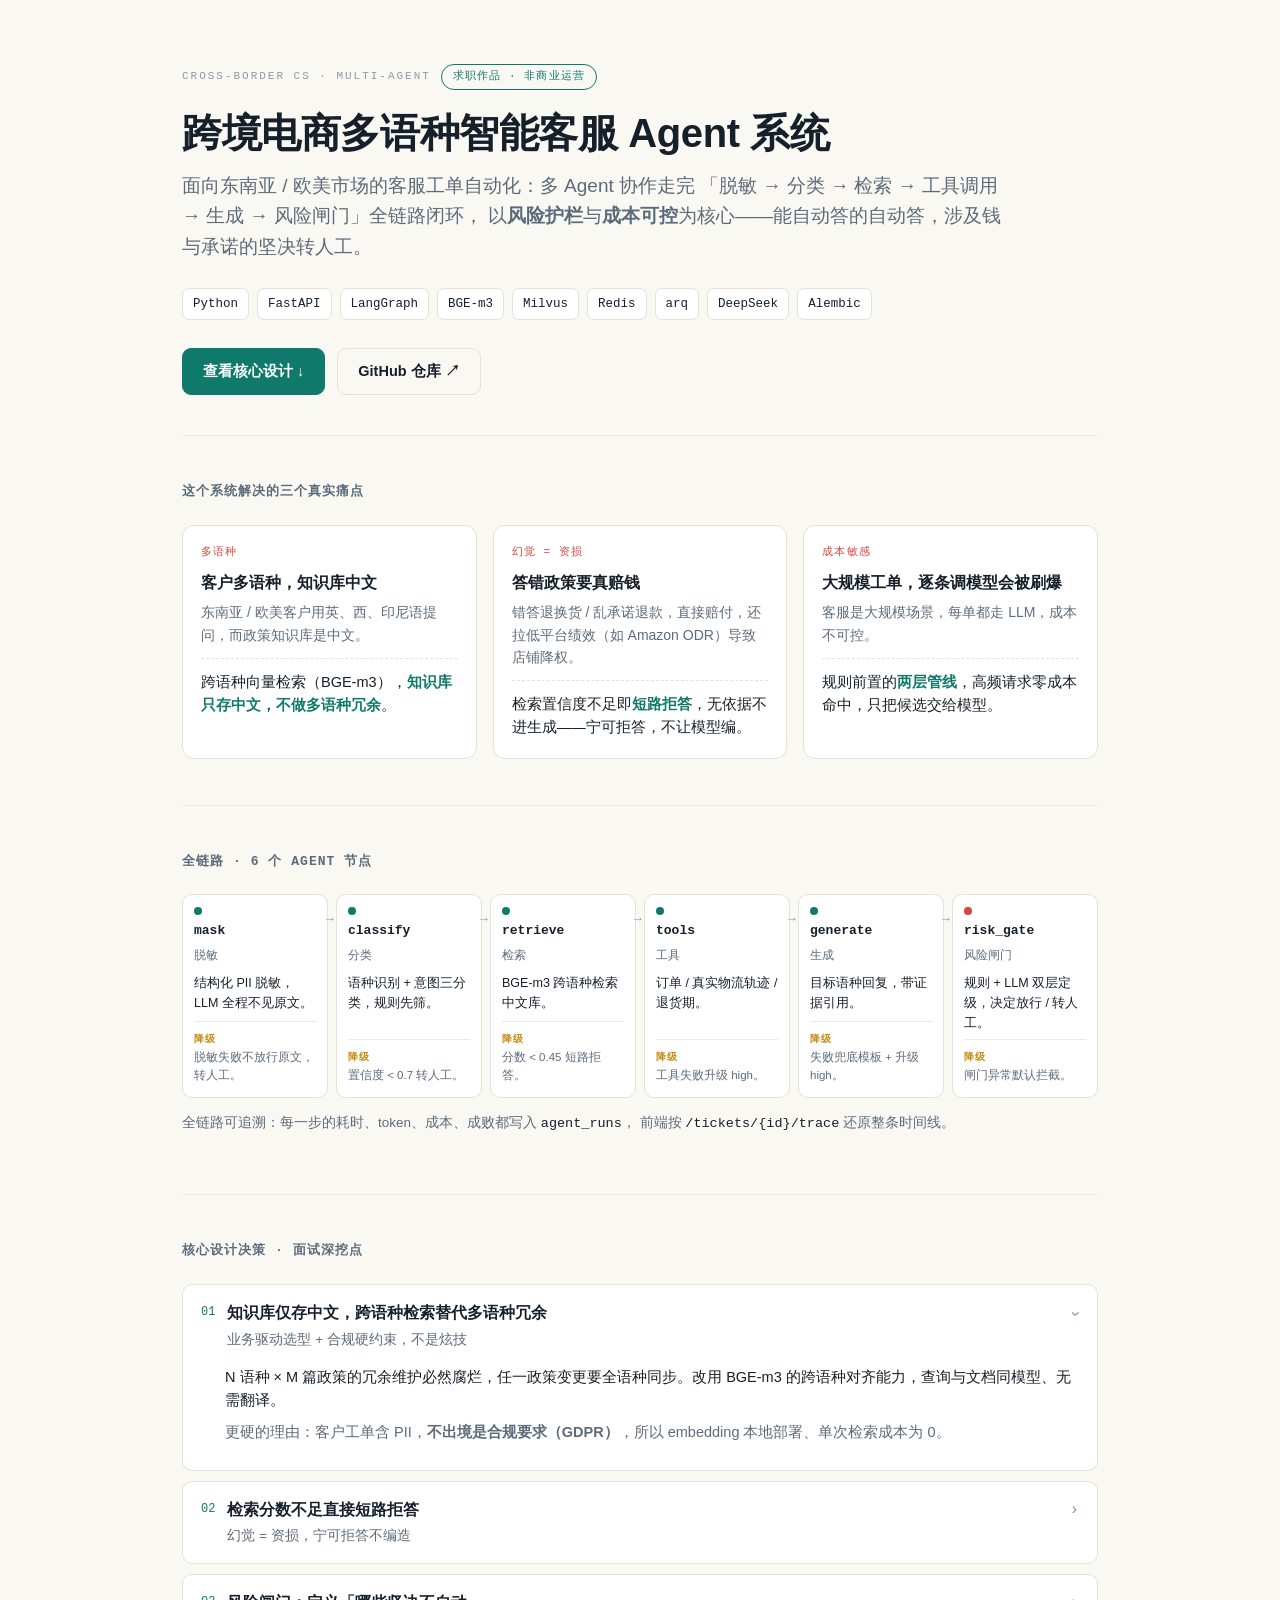
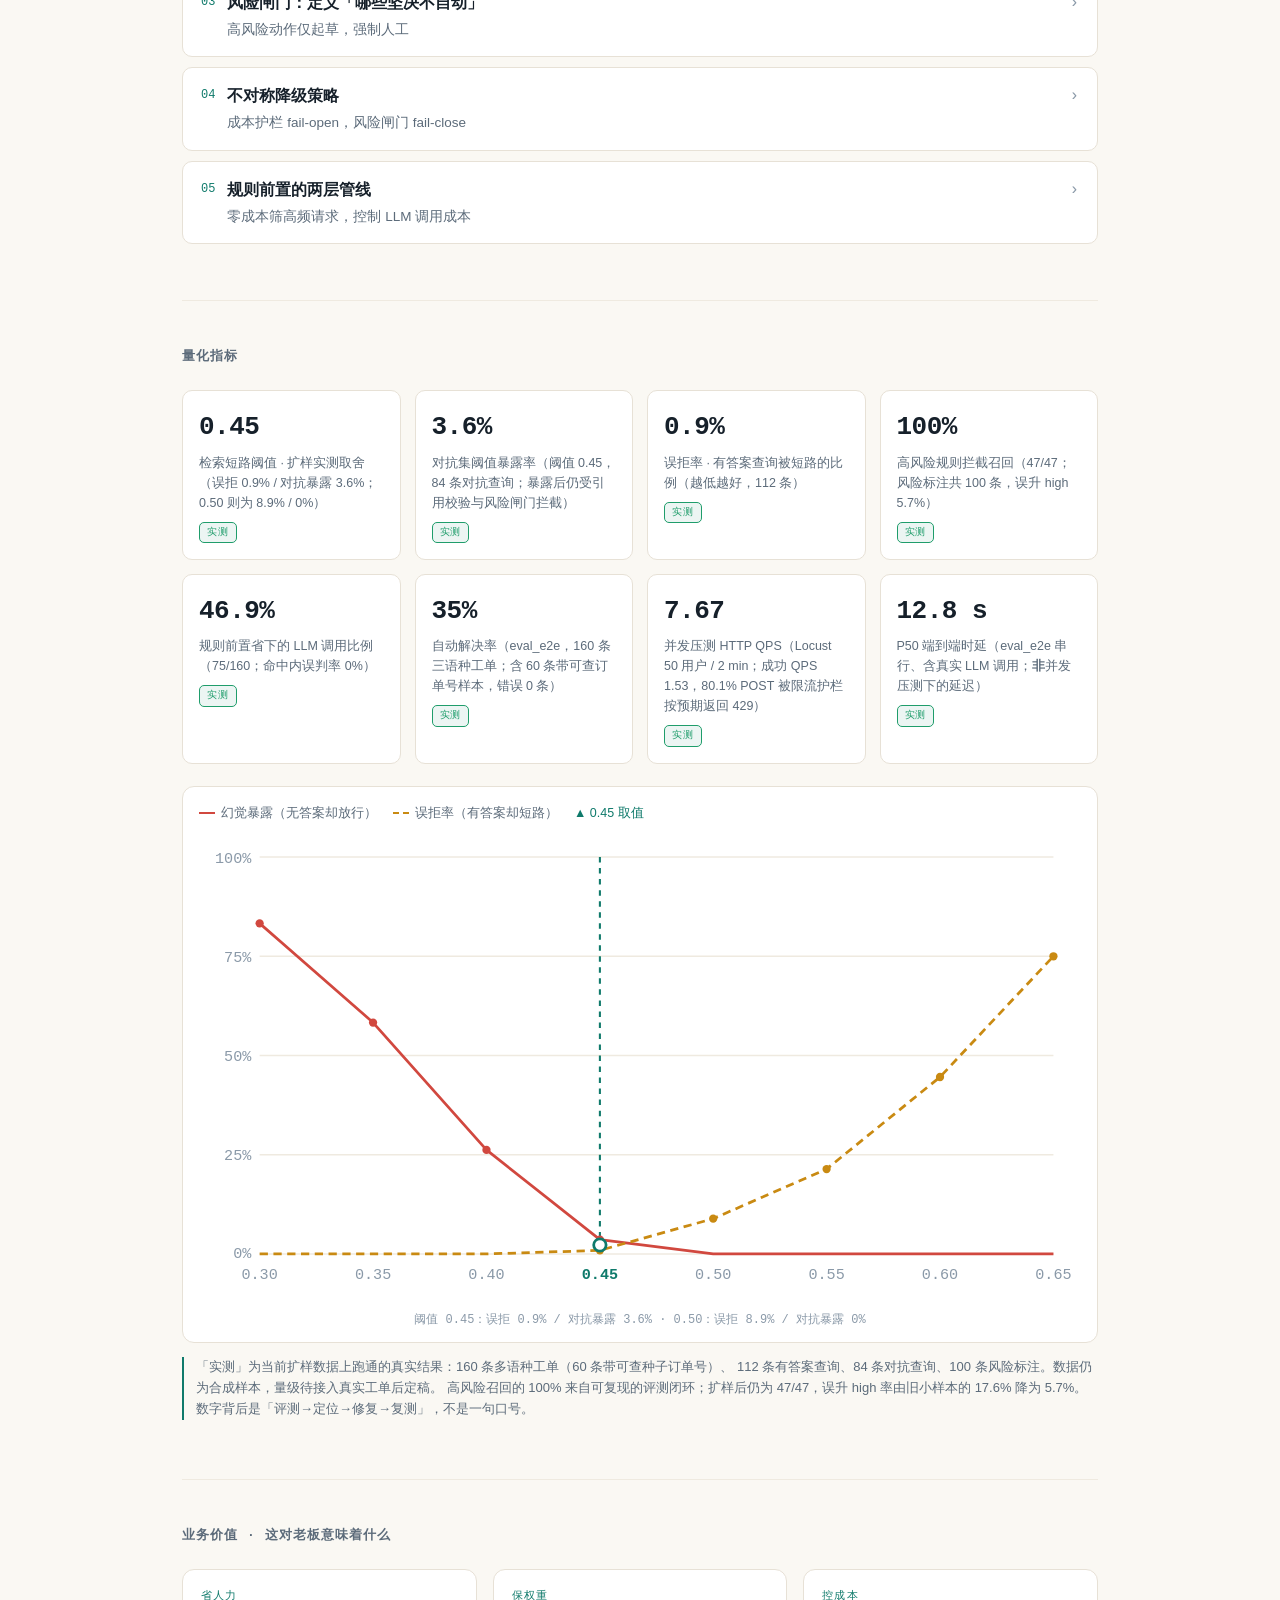
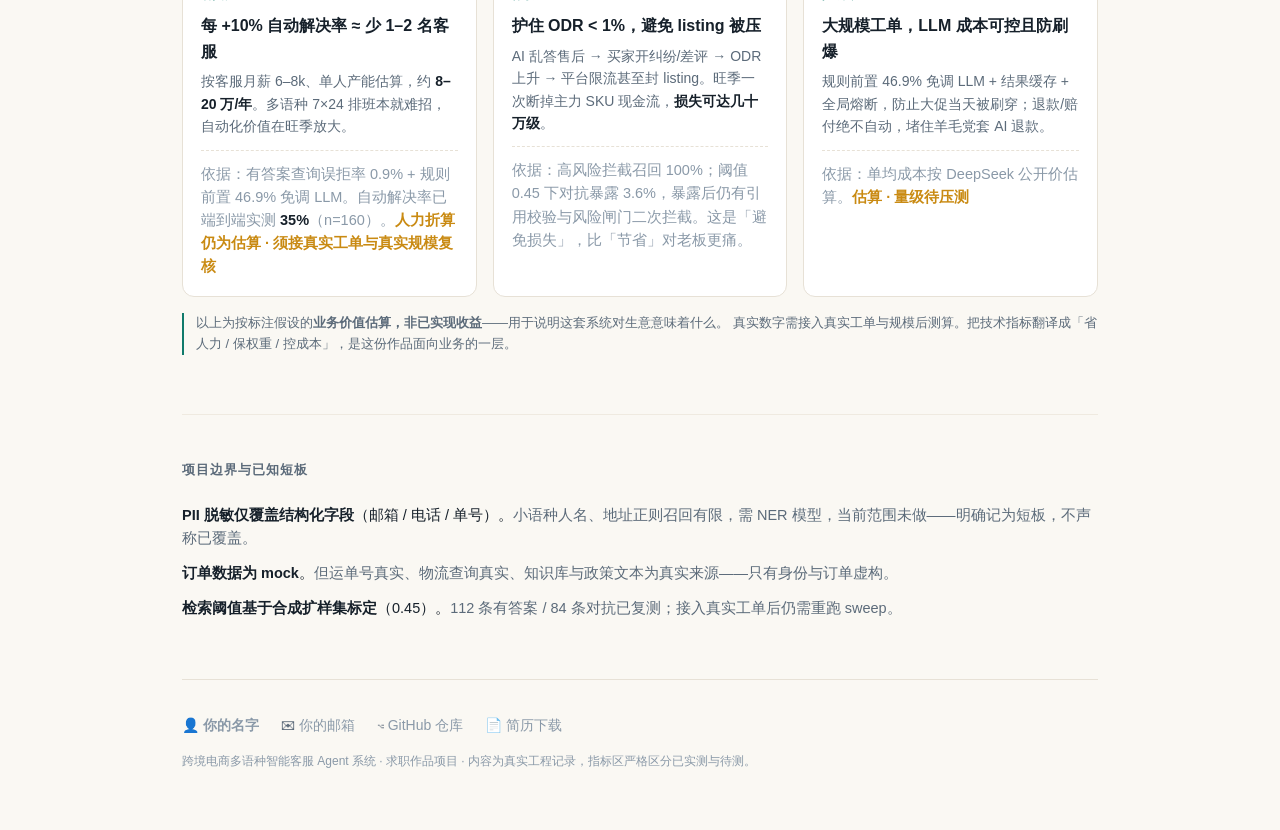
<file: docs/index.html>
<!doctype html>
<html lang="zh-CN">
<head>
<meta charset="utf-8" />
<meta name="viewport" content="width=device-width, initial-scale=1" />
<title>跨境电商多语种智能客服 Agent 系统 — 项目主页</title>
<style>
  :root{
    --paper:#faf8f3; --panel:#ffffff; --ink:#16202a; --muted:#5c6b7a; --faint:#8a99a8;
    --line:#e7e1d6; --line-2:#efeae0;
    --accent:#0f7a6b; --accent-soft:#0f7a6b14;
    --ok:#1f9d6b; --warn:#c98a12; --stop:#d1483f;
    --mono:ui-monospace,"SF Mono","JetBrains Mono","Roboto Mono",Menlo,Consolas,monospace;
    --sans:-apple-system,BlinkMacSystemFont,"Segoe UI",Inter,"PingFang SC","Microsoft YaHei",sans-serif;
    --r:12px; --maxw:960px;
  }
  @media (prefers-color-scheme:dark){
    :root{
      --paper:#0e141c; --panel:#151e28; --ink:#e8eef5; --muted:#93a3b4; --faint:#61728a;
      --line:#243040; --line-2:#1d2732; --accent:#3fc9b0; --accent-soft:#3fc9b01a;
      --ok:#39d39b; --warn:#e6b13c; --stop:#f0655c;
    }
  }
  *{box-sizing:border-box}
  html{-webkit-text-size-adjust:100%}
  body{margin:0;background:var(--paper);color:var(--ink);font-family:var(--sans);
    font-size:16px;line-height:1.6;-webkit-font-smoothing:antialiased}
  .mono{font-family:var(--mono);font-variant-numeric:tabular-nums}
  a{color:var(--accent);text-decoration:none}
  a:hover{text-decoration:underline}
  .wrap{max-width:var(--maxw);margin:0 auto;padding:0 22px}
  .eyebrow{font-family:var(--mono);font-size:11px;letter-spacing:.18em;text-transform:uppercase;color:var(--faint)}
  section{padding:46px 0;border-top:1px solid var(--line-2)}
  h2.sec{font-size:13px;font-family:var(--mono);letter-spacing:.08em;text-transform:uppercase;
    color:var(--muted);margin:0 0 22px;font-weight:600}

  /* ---------- hero ---------- */
  .hero{padding:64px 0 40px;border-top:0}
  .hero .badge-line{display:flex;gap:10px;align-items:center;margin-bottom:20px;flex-wrap:wrap}
  .tag-work{font-family:var(--mono);font-size:11px;letter-spacing:.1em;text-transform:uppercase;
    color:var(--accent);border:1px solid var(--accent);border-radius:999px;padding:3px 11px}
  .hero h1{font-size:clamp(26px,4.4vw,40px);line-height:1.18;margin:0 0 14px;letter-spacing:-.01em;font-weight:750}
  .hero p.lead{font-size:clamp(16px,2.2vw,19px);color:var(--muted);margin:0 0 26px;max-width:44em}
  .stack{display:flex;flex-wrap:wrap;gap:8px;margin-bottom:28px}
  .stack span{font-family:var(--mono);font-size:12.5px;color:var(--ink);background:var(--panel);
    border:1px solid var(--line);border-radius:7px;padding:5px 10px}
  .cta{display:flex;gap:12px;flex-wrap:wrap}
  .btn{font-size:14.5px;font-weight:600;border-radius:9px;padding:11px 20px;cursor:pointer;
    border:1px solid transparent;display:inline-flex;align-items:center;gap:8px;transition:.15s}
  .btn-primary{background:var(--accent);color:#fff;border-color:var(--accent)}
  .btn-primary:hover{filter:brightness(1.07);text-decoration:none}
  .btn-ghost{background:transparent;color:var(--ink);border-color:var(--line)}
  .btn-ghost:hover{border-color:var(--accent);color:var(--accent);text-decoration:none}

  /* ---------- 痛点三栏 ---------- */
  .cols3{display:grid;grid-template-columns:repeat(3,1fr);gap:16px}
  .pcard{background:var(--panel);border:1px solid var(--line);border-radius:var(--r);padding:18px}
  .pcard .pk{font-family:var(--mono);font-size:11px;letter-spacing:.1em;text-transform:uppercase;color:var(--stop)}
  .pcard h3{font-size:16px;margin:8px 0 6px}
  .pcard .pain{color:var(--muted);font-size:14px;margin:0 0 12px}
  .pcard .fix{font-size:14.5px;border-top:1px dashed var(--line);padding-top:12px}
  .pcard .fix b{color:var(--accent)}

  /* ---------- 管线 ---------- */
  .flow{display:grid;grid-template-columns:repeat(6,1fr);gap:8px}
  .node{background:var(--panel);border:1px solid var(--line);border-radius:10px;padding:12px 11px;
    position:relative;min-height:150px;display:flex;flex-direction:column;gap:6px}
  .node::after{content:"→";position:absolute;right:-9px;top:14px;color:var(--faint);font-size:13px}
  .node:last-child::after{display:none}
  .node .ndot{width:8px;height:8px;border-radius:50%;background:var(--accent)}
  .node.gate .ndot{background:var(--stop)}
  .node .nn{font-family:var(--mono);font-size:13px;font-weight:700}
  .node .ncn{font-size:12px;color:var(--muted);margin-top:-2px}
  .node .nrole{font-size:12.5px;color:var(--ink);margin-top:2px}
  .node .ndeg{font-size:11.5px;color:var(--muted);margin-top:auto;border-top:1px solid var(--line-2);padding-top:7px}
  .node .ndeg b{color:var(--warn);font-family:var(--mono);font-size:10px;letter-spacing:.06em}
  .flow-note{margin-top:14px;font-size:13.5px;color:var(--muted)}
  .flow-note .mono{color:var(--ink)}

  /* ---------- 设计决策 折叠 ---------- */
  details.dec{background:var(--panel);border:1px solid var(--line);border-radius:10px;margin-bottom:10px;overflow:hidden}
  details.dec>summary{list-style:none;cursor:pointer;padding:16px 18px;display:flex;gap:12px;align-items:flex-start}
  details.dec>summary::-webkit-details-marker{display:none}
  .dec .num{font-family:var(--mono);font-size:12px;color:var(--accent);padding-top:2px;flex:none}
  .dec .dh{flex:1}
  .dec .dt{font-size:15.5px;font-weight:650}
  .dec .dc{font-size:13.5px;color:var(--muted);margin-top:3px}
  .dec .chev{color:var(--faint);transition:.2s;flex:none;font-family:var(--mono)}
  details[open].dec .chev{transform:rotate(90deg)}
  .dec .body{padding:0 18px 18px 42px;font-size:14.5px;color:var(--ink)}
  .dec .body p{margin:0 0 8px}
  .dec .body .why{color:var(--muted)}

  /* ---------- 指标 ---------- */
  .metrics{display:grid;grid-template-columns:repeat(4,1fr);gap:14px}
  .metric{background:var(--panel);border:1px solid var(--line);border-radius:10px;padding:16px}
  .metric .mv{font-family:var(--mono);font-size:26px;font-weight:750;letter-spacing:-.02em}
  .metric .mv.todo{color:var(--faint)}
  .metric .mk{font-size:12.5px;color:var(--muted);margin-top:4px}
  .metric .mtag{font-family:var(--mono);font-size:9.5px;letter-spacing:.08em;text-transform:uppercase;
    padding:2px 7px;border-radius:5px;display:inline-block;margin-top:9px}
  .mtag.done{color:var(--ok);background:var(--accent-soft);border:1px solid var(--ok)}
  .mtag.wait{color:var(--faint);background:transparent;border:1px solid var(--line)}
  .metrics-note{margin-top:14px;font-size:13px;color:var(--muted);border-left:2px solid var(--accent);padding-left:12px}

  /* ---------- 边界 ---------- */
  .bounds li{margin:0 0 12px;font-size:14.5px;color:var(--ink)}
  .bounds li b{color:var(--ink)}
  .bounds li span{color:var(--muted)}

  footer{border-top:1px solid var(--line);padding:34px 0 60px;font-size:14px;color:var(--muted)}
  footer .frow{display:flex;gap:22px;flex-wrap:wrap;align-items:center}
  footer .ph{color:var(--faint)}
  footer .fine{margin-top:16px;font-size:12px;color:var(--faint)}

  @media (max-width:760px){
    .cols3{grid-template-columns:1fr}
    .flow{grid-template-columns:repeat(2,1fr)}
    .node::after{display:none}
    .metrics{grid-template-columns:repeat(2,1fr)}
  }
  @media (prefers-reduced-motion:reduce){*{transition:none!important}}
  :focus-visible{outline:2px solid var(--accent);outline-offset:2px;border-radius:4px}
</style>
</head>
<body>

<div class="wrap">

  <!-- 1. HERO -->
  <header class="hero">
    <div class="badge-line">
      <span class="eyebrow">Cross-border CS · Multi-Agent</span>
      <span class="tag-work">求职作品 · 非商业运营</span>
    </div>
    <h1>跨境电商多语种智能客服 Agent 系统</h1>
    <p class="lead">面向东南亚 / 欧美市场的客服工单自动化：多 Agent 协作走完
      「脱敏 → 分类 → 检索 → 工具调用 → 生成 → 风险闸门」全链路闭环，
      以<strong>风险护栏</strong>与<strong>成本可控</strong>为核心——能自动答的自动答，涉及钱与承诺的坚决转人工。</p>
    <div class="stack">
      <span>Python</span><span>FastAPI</span><span>LangGraph</span><span>BGE-m3</span>
      <span>Milvus</span><span>Redis</span><span>arq</span><span>DeepSeek</span><span>Alembic</span>
    </div>
    <div class="cta">
      <a class="btn btn-primary" href="#design">查看核心设计 ↓</a>
      <a class="btn btn-ghost" href="#" data-ph="github">GitHub 仓库 ↗</a>
    </div>
  </header>

  <!-- 2. 痛点与价值 -->
  <section id="value">
    <h2 class="sec">这个系统解决的三个真实痛点</h2>
    <div class="cols3">
      <div class="pcard">
        <div class="pk">多语种</div>
        <h3>客户多语种，知识库中文</h3>
        <p class="pain">东南亚 / 欧美客户用英、西、印尼语提问，而政策知识库是中文。</p>
        <div class="fix">跨语种向量检索（BGE-m3），<b>知识库只存中文，不做多语种冗余</b>。</div>
      </div>
      <div class="pcard">
        <div class="pk">幻觉 = 资损</div>
        <h3>答错政策要真赔钱</h3>
        <p class="pain">错答退换货 / 乱承诺退款，直接赔付，还拉低平台绩效（如 Amazon ODR）导致店铺降权。</p>
        <div class="fix">检索置信度不足即<b>短路拒答</b>，无依据不进生成——宁可拒答，不让模型编。</div>
      </div>
      <div class="pcard">
        <div class="pk">成本敏感</div>
        <h3>大规模工单，逐条调模型会被刷爆</h3>
        <p class="pain">客服是大规模场景，每单都走 LLM，成本不可控。</p>
        <div class="fix">规则前置的<b>两层管线</b>，高频请求零成本命中，只把候选交给模型。</div>
      </div>
    </div>
  </section>

  <!-- 3. 全链路 -->
  <section id="pipeline">
    <h2 class="sec">全链路 · 6 个 Agent 节点</h2>
    <div class="flow">
      <div class="node">
        <span class="ndot"></span><div class="nn">mask</div><div class="ncn">脱敏</div>
        <div class="nrole">结构化 PII 脱敏，LLM 全程不见原文。</div>
        <div class="ndeg"><b>降级</b><br>脱敏失败不放行原文，转人工。</div>
      </div>
      <div class="node">
        <span class="ndot"></span><div class="nn">classify</div><div class="ncn">分类</div>
        <div class="nrole">语种识别 + 意图三分类，规则先筛。</div>
        <div class="ndeg"><b>降级</b><br>置信度 &lt; 0.7 转人工。</div>
      </div>
      <div class="node">
        <span class="ndot"></span><div class="nn">retrieve</div><div class="ncn">检索</div>
        <div class="nrole">BGE-m3 跨语种检索中文库。</div>
        <div class="ndeg"><b>降级</b><br>分数 &lt; 0.45 短路拒答。</div>
      </div>
      <div class="node">
        <span class="ndot"></span><div class="nn">tools</div><div class="ncn">工具</div>
        <div class="nrole">订单 / 真实物流轨迹 / 退货期。</div>
        <div class="ndeg"><b>降级</b><br>工具失败升级 high。</div>
      </div>
      <div class="node">
        <span class="ndot"></span><div class="nn">generate</div><div class="ncn">生成</div>
        <div class="nrole">目标语种回复，带证据引用。</div>
        <div class="ndeg"><b>降级</b><br>失败兜底模板 + 升级 high。</div>
      </div>
      <div class="node gate">
        <span class="ndot"></span><div class="nn">risk_gate</div><div class="ncn">风险闸门</div>
        <div class="nrole">规则 + LLM 双层定级，决定放行 / 转人工。</div>
        <div class="ndeg"><b>降级</b><br>闸门异常默认拦截。</div>
      </div>
    </div>
    <p class="flow-note">全链路可追溯：每一步的耗时、token、成本、成败都写入 <span class="mono">agent_runs</span>，
      前端按 <span class="mono">/tickets/{id}/trace</span> 还原整条时间线。</p>
  </section>

  <!-- 4. 核心设计决策 -->
  <section id="design">
    <h2 class="sec">核心设计决策 · 面试深挖点</h2>

    <details class="dec" open>
      <summary><span class="num">01</span><div class="dh">
        <div class="dt">知识库仅存中文，跨语种检索替代多语种冗余</div>
        <div class="dc">业务驱动选型 + 合规硬约束，不是炫技</div></div><span class="chev">›</span></summary>
      <div class="body">
        <p>N 语种 × M 篇政策的冗余维护必然腐烂，任一政策变更要全语种同步。改用 BGE-m3 的跨语种对齐能力，查询与文档同模型、无需翻译。</p>
        <p class="why">更硬的理由：客户工单含 PII，<b>不出境是合规要求（GDPR）</b>，所以 embedding 本地部署、单次检索成本为 0。</p>
      </div>
    </details>

    <details class="dec">
      <summary><span class="num">02</span><div class="dh">
        <div class="dt">检索分数不足直接短路拒答</div>
        <div class="dc">幻觉 = 资损，宁可拒答不编造</div></div><span class="chev">›</span></summary>
      <div class="body">
        <p>Top-1 相似度低于阈值即短路，不进生成、转人工。电商客服的幻觉是真实赔付 + 店铺绩效损失。</p>
        <p class="why">阈值 0.45 由实测曲线标定（见指标区），不是拍脑袋。</p>
      </div>
    </details>

    <details class="dec">
      <summary><span class="num">03</span><div class="dh">
        <div class="dt">风险闸门：定义「哪些坚决不自动」</div>
        <div class="dc">高风险动作仅起草，强制人工</div></div><span class="chev">›</span></summary>
      <div class="body">
        <p>涉及退款 / 赔付 / 承诺 / 金额的回复，Agent 只能起草，必须人工确认才发出。别人比「能自动多少」，本项目定义「哪些绝不自动」。</p>
        <p class="why">规则层六条确定性规则命中即 high，可审计；LLM 只在规则未命中时判 low / mid。</p>
      </div>
    </details>

    <details class="dec">
      <summary><span class="num">04</span><div class="dh">
        <div class="dt">不对称降级策略</div>
        <div class="dc">成本护栏 fail-open，风险闸门 fail-close</div></div><span class="chev">›</span></summary>
      <div class="body">
        <p>成本护栏（限流 / 配额 / 熔断）故障 → <b>放行并告警</b>；风险闸门故障 → <b>默认拦截转人工</b>。</p>
        <p class="why">因为代价不对称：护栏失效只是多花钱，风控失效是不可逆的资损。「一律 fail-open 或 fail-close 都是没想清楚」。</p>
      </div>
    </details>

    <details class="dec">
      <summary><span class="num">05</span><div class="dh">
        <div class="dt">规则前置的两层管线</div>
        <div class="dc">零成本筛高频请求，控制 LLM 调用成本</div></div><span class="chev">›</span></summary>
      <div class="body">
        <p>分类与风险都是「规则先筛 → 命不中才调 LLM」。高频模式零成本命中，长尾才付费给模型。</p>
        <p class="why">「规则前置省下 X% 的 LLM 调用」就是可量化的成本数字。</p>
      </div>
    </details>
  </section>

  <!-- 5. 指标 -->
  <section id="metrics">
    <h2 class="sec">量化指标</h2>
    <div class="metrics">
      <div class="metric">
        <div class="mv">0.45</div><div class="mk">检索短路阈值 · 扩样实测取舍（误拒 0.9% / 对抗暴露 3.6%；0.50 则为 8.9% / 0%）</div>
        <span class="mtag done">实测</span>
      </div>
      <div class="metric">
        <div class="mv">3.6%</div><div class="mk">对抗集阈值暴露率（阈值 0.45，84 条对抗查询；暴露后仍受引用校验与风险闸门拦截）</div>
        <span class="mtag done">实测</span>
      </div>
      <div class="metric">
        <div class="mv">0.9%</div><div class="mk">误拒率 · 有答案查询被短路的比例（越低越好，112 条）</div>
        <span class="mtag done">实测</span>
      </div>
      <div class="metric">
        <div class="mv">100%</div><div class="mk">高风险规则拦截召回（47/47；风险标注共 100 条，误升 high 5.7%）</div>
        <span class="mtag done">实测</span>
      </div>
      <div class="metric">
        <div class="mv">46.9%</div><div class="mk">规则前置省下的 LLM 调用比例（75/160；命中内误判率 0%）</div>
        <span class="mtag done">实测</span>
      </div>
      <div class="metric">
        <div class="mv">35%</div><div class="mk">自动解决率（eval_e2e，160 条三语种工单；含 60 条带可查订单号样本，错误 0 条）</div>
        <span class="mtag done">实测</span>
      </div>
      <div class="metric">
        <div class="mv">7.67</div><div class="mk">并发压测 HTTP QPS（Locust 50 用户 / 2 min；成功 QPS 1.53，80.1% POST 被限流护栏按预期返回 429）</div>
        <span class="mtag done">实测</span>
      </div>
      <div class="metric">
        <div class="mv">12.8 s</div><div class="mk">P50 端到端时延（eval_e2e 串行、含真实 LLM 调用；<b>非</b>并发压测下的延迟）</div>
        <span class="mtag done">实测</span>
      </div>
    </div>

    <figure style="margin:22px 0 0;padding:16px 16px 12px;background:var(--panel);border:1px solid var(--line);border-radius:12px;">
      <figcaption style="display:flex;flex-wrap:wrap;gap:16px;margin-bottom:12px;font-size:12.5px;color:var(--muted);">
        <span style="display:inline-flex;align-items:center;gap:6px;"><span style="width:16px;border-top:2px solid var(--stop);"></span>幻觉暴露（无答案却放行）</span>
        <span style="display:inline-flex;align-items:center;gap:6px;"><span style="width:16px;border-top:2px dashed var(--warn);"></span>误拒率（有答案却短路）</span>
        <span style="display:inline-flex;align-items:center;gap:6px;color:var(--accent);">▲ 0.45 取值</span>
      </figcaption>
      <svg viewBox="0 0 640 340" width="100%" role="img" aria-labelledby="swT swD" style="display:block;max-width:100%;">
        <title id="swT">检索短路阈值扫描曲线</title>
        <desc id="swD">扩样后阈值 0.30 到 0.65 的权衡曲线。0.45 处误拒率 0.9%、对抗暴露率 3.6%；0.50 处误拒率 8.9%、对抗暴露率 0%。</desc>
        <g style="stroke:var(--line-2);stroke-width:1;">
          <line x1="44" y1="16" x2="620" y2="16"/><line x1="44" y1="88" x2="620" y2="88"/>
          <line x1="44" y1="160" x2="620" y2="160"/><line x1="44" y1="232" x2="620" y2="232"/>
          <line x1="44" y1="304" x2="620" y2="304"/>
        </g>
        <g style="fill:var(--faint);font-family:var(--mono);font-size:11px;" text-anchor="end">
          <text x="38" y="20">100%</text><text x="38" y="92">75%</text><text x="38" y="164">50%</text>
          <text x="38" y="236">25%</text><text x="38" y="307">0%</text>
        </g>
        <line x1="290.9" y1="16" x2="290.9" y2="304" style="stroke:var(--accent);stroke-width:1.5;stroke-dasharray:4 4;"/>
        <polyline fill="none" style="stroke:var(--stop);stroke-width:2;stroke-linejoin:round;" points="44,64.1 126.3,136.1 208.6,228.5 290.9,293.6 373.1,304 455.4,304 537.7,304 620,304"/>
        <polyline fill="none" style="stroke:var(--warn);stroke-width:2;stroke-linejoin:round;stroke-dasharray:6 4;" points="44,304 126.3,304 208.6,304 290.9,301.4 373.1,278.4 455.4,242.4 537.7,175.6 620,88"/>
        <g style="fill:var(--stop);"><circle cx="44" cy="64.1" r="3"/><circle cx="126.3" cy="136.1" r="3"/><circle cx="208.6" cy="228.5" r="3"/><circle cx="290.9" cy="293.6" r="3"/></g>
        <g style="fill:var(--warn);"><circle cx="290.9" cy="301.4" r="3"/><circle cx="373.1" cy="278.4" r="3"/><circle cx="455.4" cy="242.4" r="3"/><circle cx="537.7" cy="175.6" r="3"/><circle cx="620" cy="88" r="3"/></g>
        <circle cx="290.9" cy="297.5" r="4.5" style="fill:var(--panel);stroke:var(--accent);stroke-width:2;"/>
        <g style="fill:var(--faint);font-family:var(--mono);font-size:11px;" text-anchor="middle">
          <text x="44" y="322">0.30</text><text x="126.3" y="322">0.35</text><text x="208.6" y="322">0.40</text>
          <text x="290.9" y="322" style="fill:var(--accent);font-weight:700;">0.45</text>
          <text x="373.1" y="322">0.50</text><text x="455.4" y="322">0.55</text>
          <text x="537.7" y="322">0.60</text><text x="620" y="322">0.65</text>
        </g>
      </svg>
      <div class="mono" style="margin-top:8px;font-size:12px;color:var(--faint);text-align:center;">阈值 0.45：误拒 0.9% / 对抗暴露 3.6% · 0.50：误拒 8.9% / 对抗暴露 0%</div>
    </figure>

    <p class="metrics-note">「实测」为当前扩样数据上跑通的真实结果：160 条多语种工单（60 条带可查种子订单号）、
      112 条有答案查询、84 条对抗查询、100 条风险标注。数据仍为合成样本，量级待接入真实工单后定稿。
      高风险召回的 100% 来自可复现的评测闭环；扩样后仍为 47/47，误升 high 率由旧小样本的 17.6%
      降为 5.7%。数字背后是「评测→定位→修复→复测」，不是一句口号。</p>
  </section>

  <!-- 5b. 业务价值 -->
  <section id="value-biz">
    <h2 class="sec">业务价值 · 这对老板意味着什么</h2>
    <div class="cols3">
      <div class="pcard">
        <div class="pk" style="color:var(--accent)">省人力</div>
        <h3>每 +10% 自动解决率 ≈ 少 1–2 名客服</h3>
        <p class="pain">按客服月薪 6–8k、单人产能估算，约 <b style="color:var(--ink)">8–20 万/年</b>。多语种 7×24 排班本就难招，自动化价值在旺季放大。</p>
        <div class="fix" style="color:var(--faint);">依据：有答案查询误拒率 0.9% + 规则前置 46.9% 免调 LLM。自动解决率已端到端实测 <b style="color:var(--ink)">35%</b>（n=160）。<b style="color:var(--warn)">人力折算仍为估算 · 须接真实工单与真实规模复核</b></div>
      </div>
      <div class="pcard">
        <div class="pk" style="color:var(--accent)">保权重</div>
        <h3>护住 ODR &lt; 1%，避免 listing 被压</h3>
        <p class="pain">AI 乱答售后 → 买家开纠纷/差评 → ODR 上升 → 平台限流甚至封 listing。旺季一次断掉主力 SKU 现金流，<b style="color:var(--ink)">损失可达几十万级</b>。</p>
        <div class="fix" style="color:var(--faint);">依据：高风险拦截召回 100%；阈值 0.45 下对抗暴露 3.6%，暴露后仍有引用校验与风险闸门二次拦截。这是「避免损失」，比「节省」对老板更痛。</div>
      </div>
      <div class="pcard">
        <div class="pk" style="color:var(--accent)">控成本</div>
        <h3>大规模工单，LLM 成本可控且防刷爆</h3>
        <p class="pain">规则前置 46.9% 免调 LLM + 结果缓存 + 全局熔断，防止大促当天被刷穿；退款/赔付绝不自动，堵住羊毛党套 AI 退款。</p>
        <div class="fix" style="color:var(--faint);">依据：单均成本按 DeepSeek 公开价估算。<b style="color:var(--warn)">估算 · 量级待压测</b></div>
      </div>
    </div>
    <p class="metrics-note" style="margin-top:16px;">以上为按标注假设的<strong>业务价值估算，非已实现收益</strong>——用于说明这套系统对生意意味着什么。
      真实数字需接入真实工单与规模后测算。把技术指标翻译成「省人力 / 保权重 / 控成本」，是这份作品面向业务的一层。</p>
  </section>

  <!-- 6. 边界与短板 -->
  <section id="bounds">
    <h2 class="sec">项目边界与已知短板</h2>
    <ul class="bounds" style="list-style:none;padding:0;margin:0">
      <li><b>PII 脱敏仅覆盖结构化字段</b>（邮箱 / 电话 / 单号）。<span>小语种人名、地址正则召回有限，需 NER 模型，当前范围未做——明确记为短板，不声称已覆盖。</span></li>
      <li><b>订单数据为 mock</b>。<span>但运单号真实、物流查询真实、知识库与政策文本为真实来源——只有身份与订单虚构。</span></li>
      <li><b>检索阈值基于合成扩样集标定</b>（0.45）。<span>112 条有答案 / 84 条对抗已复测；接入真实工单后仍需重跑 sweep。</span></li>
    </ul>
  </section>

  <!-- 7. 页脚 -->
  <footer>
    <div class="frow">
      <span>👤 <b class="ph" data-ph="name">你的名字</b></span>
      <span>✉ <a href="#" class="ph" data-ph="email">你的邮箱</a></span>
      <span>⌥ <a href="#" class="ph" data-ph="github">GitHub 仓库</a></span>
      <span>📄 <a href="#" class="ph" data-ph="resume">简历下载</a></span>
    </div>
    <div class="fine">跨境电商多语种智能客服 Agent 系统 · 求职作品项目 · 内容为真实工程记录，指标区严格区分已实测与待测。</div>
  </footer>

</div>
</body>
</html>
</file>
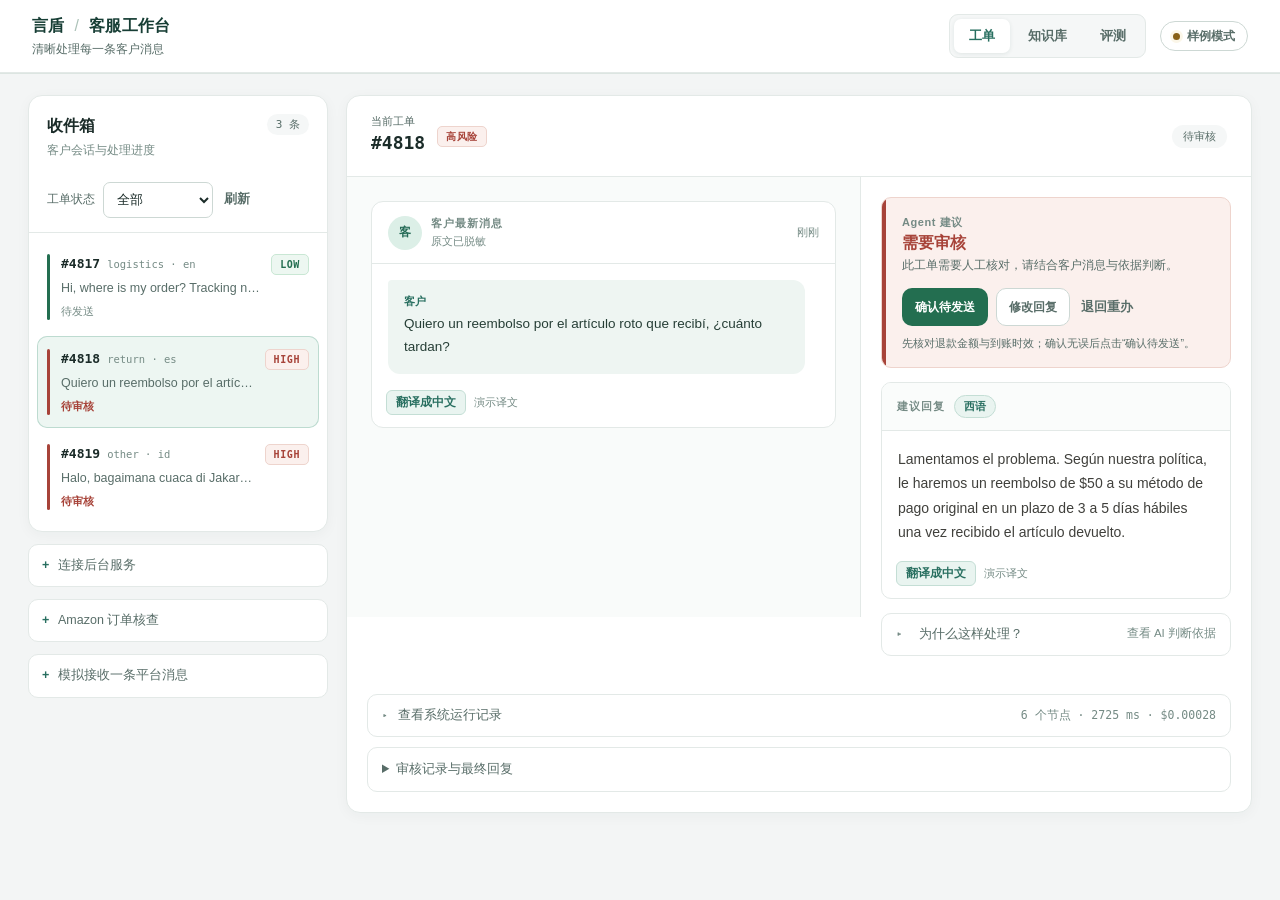
<file: web/index.html>
<!doctype html>
<html lang="zh-CN">
<head>
  <meta charset="utf-8" />
  <meta name="viewport" content="width=device-width, initial-scale=1" />
  <title>跨境客服 · AI 收件箱</title>
  <link rel="stylesheet" href="app.css?v=agent-inbox" />
</head>
<body>
  <div class="app">
    <div class="app-body">

  <header class="topbar">
    <div class="brand-lines">
      <h1>言盾 <span class="brand-divider">/</span> 客服工作台</h1>
      <div class="sub">清晰处理每一条客户消息</div>
    </div>
    <div class="spacer"></div>
    <nav class="view-switcher" aria-label="页面导航">
      <button class="top-link active" data-view="console">工单</button>
      <button class="top-link" data-view="kb">知识库</button>
      <button class="top-link" data-view="metrics">评测</button>
    </nav>
      <span class="feed"><span id="feed-dot" class="dot sample"></span><span id="feed-label">样例模式</span></span>
  </header>

  <div id="view-console" class="view">
  <main class="shell">
    <aside class="rail">
      <section class="card">
        <header><div><h2>收件箱</h2><p class="queue-caption">客户会话与处理进度</p></div><span class="count" id="tk-count"></span></header>
        <div class="queue-toolbar">
          <label for="status-filter">工单状态</label>
          <select id="status-filter">
            <option value="">全部</option><option value="awaiting_review">待审核</option>
            <option value="failed">处理失败</option><option value="deferred">预算延期</option>
            <option value="ready_to_send">待发送</option><option value="processing">处理中</option>
            <option value="retrying">重试中</option><option value="refused">需人工接手</option>
          </select>
          <button id="refresh-tickets" class="text-action" type="button">刷新</button>
        </div>
        <div id="queue-message" role="status" aria-live="polite"></div>
        <div class="tickets" id="tickets"></div>
        <button id="load-more" class="text-action queue-more" type="button" hidden>加载更多</button>
      </section>

      <details class="try-agent">
        <summary>连接后台服务</summary>
        <form id="connect-api" class="try-agent-body">
          <label for="api-base">API 地址</label><input id="api-base" type="url" placeholder="http://localhost:8000" required />
          <label for="api-token">访问令牌</label><input id="api-token" type="password" autocomplete="off" required />
          <button class="btn btn-primary" type="submit">连接</button>
          <small>令牌仅保留在当前页面内存，刷新后需重新输入。</small>
        </form>
      </details>
      <details class="try-agent">
        <summary>Amazon 订单核查</summary>
        <form id="amazon-lookup" class="try-agent-body">
          <label for="amazon-order-id">Amazon 订单号</label>
          <input id="amazon-order-id" placeholder="123-1234567-1234567" pattern="[0-9]{3}-[0-9]{7}-[0-9]{7}" required />
          <button class="btn btn-primary" type="submit">查询履约状态</button>
          <button id="amazon-actions" class="text-action" type="button">查询可用消息类型</button>
          <div id="amazon-result" role="status">配置卖家授权后可查询；订单核查不代表已验证客户身份。</div>
        </form>
      </details>
      <details class="try-agent">
        <summary>模拟接收一条平台消息</summary>
        <div class="try-agent-body">
          <textarea id="ticket-input" class="input" placeholder="粘贴任意市场语言的客户消息…"></textarea>
          <div class="samples" id="samples">
            <button class="chip" data-sc="logi">🇬🇧 where's my order</button>
            <button class="chip" data-sc="refund">🇲🇽 reembolso $50</button>
            <button class="chip" data-sc="oos">🇮🇩 cuaca besok</button>
          </div>
          <div class="run-row">
            <button id="run" class="btn btn-primary">运行 Agent</button>
            <span class="detected">识别语种 <b id="detected">—</b></span>
          </div>
        </div>
      </details>
    </aside>

    <section class="detail">
      <div class="card" id="detail"></div>
    </section>
  </main>
  </div>

  <div id="view-kb" class="view" hidden>
    <div class="view-wrap">
      <div class="view-head"><h2>知识库</h2><p>Agent 检索的中文政策库 —— BGE-m3 跨语种检索的对象，共 15 篇。客户用任意语种提问，都在这套中文库里找依据。</p></div>
      <div class="kb-grid">
        <div class="kb-cat">
          <div class="kb-cat-h"><span class="tk-dot low"></span>物流 <span class="mono">logistics</span></div>
          <div class="kb-doc"><b>物流与配送常见问题</b><span>发货时效 · 轨迹不更新 · 清关滞留 · 显示签收未收到</span></div>
          <div class="kb-doc"><b>发货与配送时效</b><span>处理时效 · 跨境时效 · 时效起算 · 加急</span></div>
          <div class="kb-doc"><b>清关与关税</b><span>清关时长 · 关税由谁承担 · 收件人配合 · 清关失败</span></div>
          <div class="kb-doc"><b>自提、地址修改与代收</b><span>改地址 · 自提取件 · 代收签收 · 改约派送</span></div>
          <div class="kb-doc"><b>承运商与时效对照</b><span>承运商类型 · 时效对照 · 签收方式 · 轨迹语言</span></div>
        </div>
        <div class="kb-cat">
          <div class="kb-cat-h"><span class="tk-dot mid"></span>退换货 <span class="mono">return</span></div>
          <div class="kb-doc"><b>退换货政策</b><span>退货时限 · 退款时效 · 不支持退货情形 · 破损丢件</span></div>
          <div class="kb-doc"><b>退款时效与方式</b><span>到账时间 · 退款金额 · 原路退回 · 部分退款</span></div>
          <div class="kb-doc"><b>破损、丢件与错发</b><span>运输破损 · 包裹丢失 · 错发漏发 · 举证时限</span></div>
          <div class="kb-doc"><b>质保与保内退换</b><span>质保期 · 保内换新 · 不在质保范围 · 申请材料</span></div>
          <div class="kb-doc"><b>退货运费与寄回</b><span>运费承担 · 寄回方式 · 退货地址 · 到仓验收</span></div>
        </div>
        <div class="kb-cat">
          <div class="kb-cat-h"><span class="tk-dot high"></span>产品 <span class="mono">product</span></div>
          <div class="kb-doc"><b>产品常见问题</b><span>电池续航 · 防水等级 · 尺码规格 · 保修 · 材质保养</span></div>
          <div class="kb-doc"><b>电池与供电</b><span>续航时间 · 充电时长 · 电压插头 · 电池保养</span></div>
          <div class="kb-doc"><b>防水与尺寸</b><span>防水等级 · 尺码选择 · 尺寸重量 · 兼容性</span></div>
          <div class="kb-doc"><b>使用与保养</b><span>首次使用 · 清洁保养 · 存放 · 常见误区</span></div>
          <div class="kb-doc"><b>配件与兼容</b><span>随附配件 · 替换件耗材 · 兼容机型 · 转换插头</span></div>
        </div>
      </div>
    </div>
  </div>

  <div id="view-metrics" class="view" hidden>
    <div class="view-wrap">
      <section class="card ops-panel" aria-labelledby="ops-title">
        <h2 id="ops-title">运行状态</h2>
        <button id="refresh-operations" class="text-action" type="button">刷新运行指标</button>
        <div id="operations" role="status">样例模式不显示实时运行指标。</div>
      </section>
      <div class="view-head"><h2>历史合成评测</h2><p>合成扩样集上的实测结果（160 条多语种工单 / 112 有答案查询 / 84 对抗查询 / 100 条风险标注）。接入真实工单后需重跑复核。</p></div>
      <div class="metrics-grid">
        <div class="mcard"><div class="mv">35%</div><div class="mk">自动解决率 · 56/160</div></div>
        <div class="mcard"><div class="mv">100%</div><div class="mk">高风险拦截召回</div></div>
        <div class="mcard"><div class="mv">3.6%</div><div class="mk">对抗集阈值暴露率</div></div>
        <div class="mcard"><div class="mv">46.9%</div><div class="mk">规则前置省下的 LLM 调用</div></div>
      </div>
      <div class="card" style="padding:18px 18px 12px;">
        <div style="display:flex;flex-wrap:wrap;gap:16px;margin-bottom:12px;font-size:12.5px;color:var(--muted);">
          <span style="display:inline-flex;align-items:center;gap:6px;"><span style="width:16px;border-top:2px solid var(--hold);"></span>幻觉暴露（无答案却放行）</span>
          <span style="display:inline-flex;align-items:center;gap:6px;"><span style="width:16px;border-top:2px dashed var(--check);"></span>误拒率（有答案却短路）</span>
          <span style="display:inline-flex;align-items:center;gap:6px;color:var(--link);">▲ 0.45 取值</span>
        </div>
        <svg viewBox="0 0 640 340" width="100%" role="img" aria-label="扩样后的检索阈值扫描曲线：0.45 处误拒率 0.9%，对抗暴露率 3.6%" style="display:block;max-width:100%;">
          <g style="stroke:var(--line);stroke-width:1;">
            <line x1="44" y1="16" x2="620" y2="16"/><line x1="44" y1="88" x2="620" y2="88"/>
            <line x1="44" y1="160" x2="620" y2="160"/><line x1="44" y1="232" x2="620" y2="232"/>
            <line x1="44" y1="304" x2="620" y2="304"/>
          </g>
          <g style="fill:var(--faint);font-family:var(--mono);font-size:11px;" text-anchor="end">
            <text x="38" y="20">100%</text><text x="38" y="92">75%</text><text x="38" y="164">50%</text>
            <text x="38" y="236">25%</text><text x="38" y="307">0%</text>
          </g>
          <line x1="290.9" y1="16" x2="290.9" y2="304" style="stroke:var(--link);stroke-width:1.5;stroke-dasharray:4 4;"/>
          <polyline fill="none" style="stroke:var(--hold);stroke-width:2;stroke-linejoin:round;" points="44,64.1 126.3,136.1 208.6,228.5 290.9,293.6 373.1,304 455.4,304 537.7,304 620,304"/>
          <polyline fill="none" style="stroke:var(--check);stroke-width:2;stroke-linejoin:round;stroke-dasharray:6 4;" points="44,304 126.3,304 208.6,304 290.9,301.4 373.1,278.4 455.4,242.4 537.7,175.6 620,88"/>
          <g style="fill:var(--hold);"><circle cx="44" cy="64.1" r="3"/><circle cx="126.3" cy="136.1" r="3"/><circle cx="208.6" cy="228.5" r="3"/><circle cx="290.9" cy="293.6" r="3"/></g>
          <g style="fill:var(--check);"><circle cx="290.9" cy="301.4" r="3"/><circle cx="373.1" cy="278.4" r="3"/><circle cx="455.4" cy="242.4" r="3"/><circle cx="537.7" cy="175.6" r="3"/><circle cx="620" cy="88" r="3"/></g>
          <circle cx="290.9" cy="297.5" r="4.5" style="fill:var(--surface);stroke:var(--link);stroke-width:2;"/>
          <g style="fill:var(--faint);font-family:var(--mono);font-size:11px;" text-anchor="middle">
            <text x="44" y="322">0.30</text><text x="126.3" y="322">0.35</text><text x="208.6" y="322">0.40</text>
            <text x="290.9" y="322" style="fill:var(--link);font-weight:700;">0.45</text>
            <text x="373.1" y="322">0.50</text><text x="455.4" y="322">0.55</text>
            <text x="537.7" y="322">0.60</text><text x="620" y="322">0.65</text>
          </g>
        </svg>
      </div>
    </div>
  </div>

    </div>
  </div>

  <script src="app.js?v=agent-inbox"></script>
  <script>
    (function () {
      var items = document.querySelectorAll("[data-view]");
      var views = { console: "view-console", kb: "view-kb", metrics: "view-metrics" };
      items.forEach(function (btn) {
        btn.addEventListener("click", function () {
          items.forEach(function (b) { b.classList.remove("active"); });
          btn.classList.add("active");
          var v = btn.dataset.view;
          Object.keys(views).forEach(function (k) {
            document.getElementById(views[k]).hidden = k !== v;
          });
        });
      });
    })();
  </script>
</body>
</html>
</file>
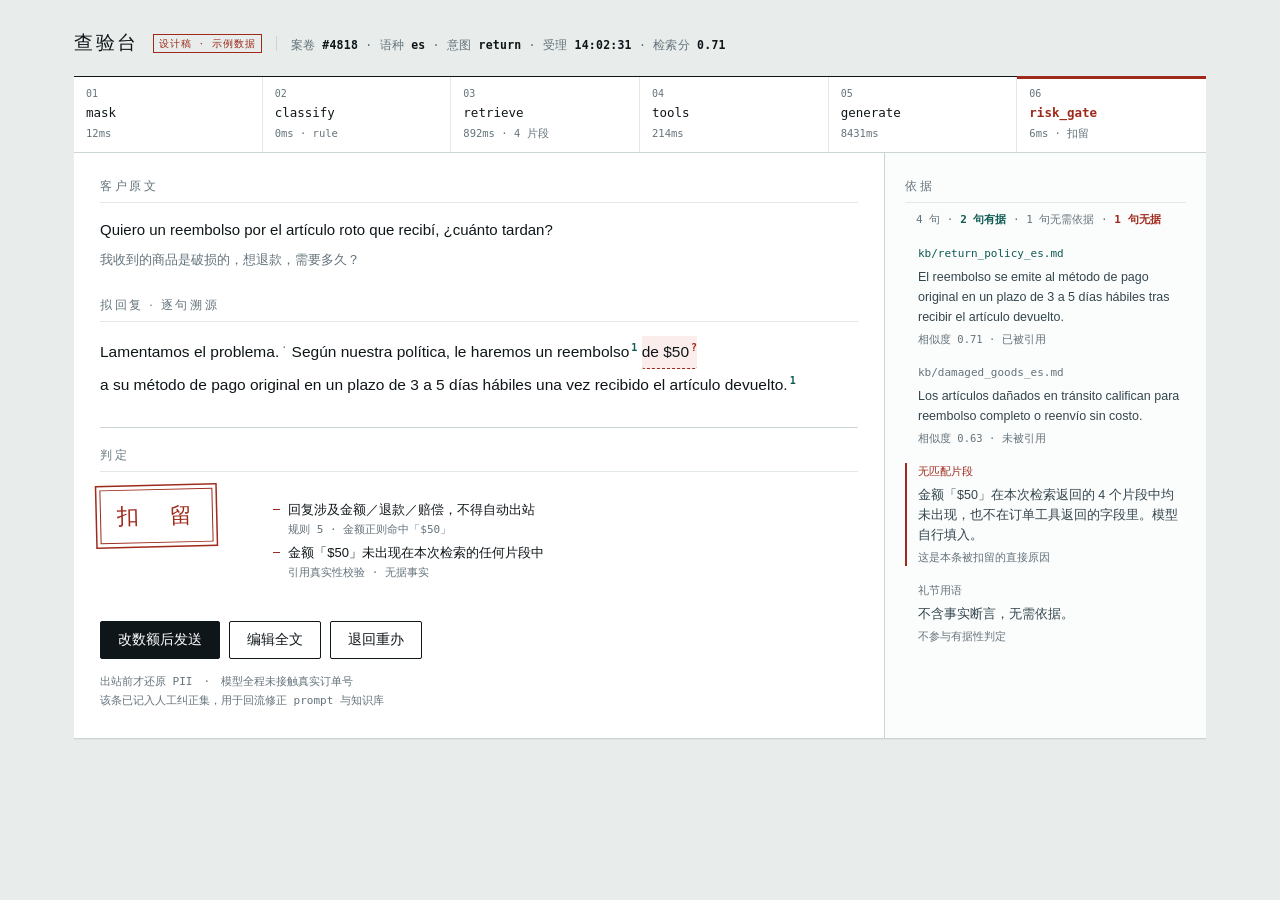
<file: design/inspection-bench.html>
<!doctype html>
<html lang="zh-CN">
<head>
<meta charset="utf-8">
<meta name="viewport" content="width=device-width, initial-scale=1">
<title>查验台 · 跨境客服 Agent</title>
<style>
:root{
  /* 查验台：冷白台面 + 三种官印色。刻意避开米黄/衬线/赤陶那套默认组合。 */
  --bench:#E8EDEB;      /* 台面 */
  --paper:#FFFFFF;      /* 单据 */
  --ink:#0F1619;        /* 墨 */
  --muted:#64737B;      /* 次级信息 */
  --rule:#CBD5D2;       /* 界线 */
  --rule-soft:#E2E8E6;
  --clear:#0E5B52;      /* 放行 */
  --hold:#9E2A1B;       /* 扣留 */
  --review:#856212;     /* 查验 */

  --sans:"PingFang SC","Hiragino Sans GB",-apple-system,"Helvetica Neue",sans-serif;
  /* 宋体＝中文公文的字体。判定与章节标题用它，取其"裁定"的语气，且用得克制。 */
  --song:"Songti SC","Song ti SC","SimSun","STSong",serif;
  --mono:ui-monospace,"SF Mono",Menlo,Consolas,monospace;
}
*{box-sizing:border-box}
html,body{margin:0}
body{
  background:var(--bench);
  color:var(--ink);
  font-family:var(--sans);
  font-size:14px;
  line-height:1.6;
  -webkit-font-smoothing:antialiased;
}
:focus-visible{outline:2px solid var(--ink);outline-offset:2px}

.wrap{max-width:1180px;margin:0 auto;padding:28px 24px 72px}

/* ── 抬头：像报关单表头，全部机器数据用等宽 ───────────────── */
.masthead{display:flex;align-items:baseline;gap:14px;flex-wrap:wrap;margin-bottom:18px}
.mark{font-family:var(--song);font-size:19px;letter-spacing:.14em}
/* 这是静态设计稿，页面数据为示例，不是真实捕获的工单——明示，免得日后被当成实测结果。 */
.draft-tag{font-family:var(--mono);font-size:9.5px;letter-spacing:.1em;color:var(--hold);
  border:1px solid var(--hold);padding:1px 5px;align-self:center;white-space:nowrap}
.masthead .sep{width:1px;height:15px;background:var(--rule);align-self:center}
.meta{font-family:var(--mono);font-size:11.5px;color:var(--muted);letter-spacing:.02em}
.meta b{color:var(--ink);font-weight:600}

/* ── 六节点查验线 ────────────────────────────────────────── */
.line{
  border-top:1px solid var(--ink);
  border-bottom:1px solid var(--rule);
  display:grid;grid-template-columns:repeat(6,1fr);
  background:var(--paper);
}
.stn{padding:9px 12px 10px;border-right:1px solid var(--rule-soft);position:relative}
.stn:last-child{border-right:0}
.stn .n{font-family:var(--mono);font-size:10px;color:var(--muted)}
.stn .nm{font-family:var(--mono);font-size:12.5px;margin-top:1px}
.stn .ms{font-family:var(--mono);font-size:10.5px;color:var(--muted);margin-top:2px}
/* 做出判定的那一站，用一道顶边标出——结构本身承载信息，不是装饰 */
.stn.decided::before{content:"";position:absolute;top:-1px;left:0;right:0;height:3px;background:var(--hold)}
.stn.decided .nm{color:var(--hold);font-weight:600}

/* ── 主体：文书 + 边栏证据 ───────────────────────────────── */
.sheet{display:grid;grid-template-columns:minmax(0,1fr) 322px;gap:0;background:var(--paper);
  border-bottom:1px solid var(--rule);box-shadow:0 1px 0 rgba(15,22,25,.04)}
.doc{padding:24px 26px 28px;min-width:0}
.margin{border-left:1px solid var(--rule);padding:24px 20px 28px;background:#FBFCFC}

.lbl{font-family:var(--song);font-size:12px;letter-spacing:.22em;color:var(--muted);
  padding-bottom:6px;border-bottom:1px solid var(--rule-soft);margin-bottom:14px}

.orig{font-size:15px;line-height:1.72}
.gloss{margin-top:7px;font-size:12.5px;color:var(--muted);line-height:1.6}

.draft{margin-top:26px}
.body{font-size:15.5px;line-height:2.05}

/* 逐句溯源：有据的句子挂一个实心序号；无据的挂空心号并留一道未闭合的下划线。 */
/* display:inline 是关键——溯源标记必须嵌在连续散文里，
   一旦按钮变成 inline-block，句子被切断，"这是一段回复"的前提就没了。 */
.seg{display:inline;border-radius:2px;padding:0;cursor:pointer;background:none;border:0;
  font:inherit;color:inherit;text-align:left;transition:background .12s}
.seg:hover,.seg.on{background:#EAF1EF}
.seg.bare{border-bottom:1.5px dashed var(--hold)}
.seg.bare:hover,.seg.bare.on{background:#FBEDEB}
.ref{font-family:var(--mono);font-size:10px;vertical-align:super;margin-left:2px;
  color:var(--clear);font-weight:600}
.seg.bare .ref{color:var(--hold)}
.seg.plain .ref{color:var(--muted);font-weight:400}

/* ── 边栏证据 ────────────────────────────────────────────── */
/* 有据性的账要算平：每句都得有去处，这行是那笔账的合计。 */
.tally{font-family:var(--mono);font-size:11px;color:var(--muted);margin:-6px 0 16px;padding-left:11px}
.tally b{color:var(--clear);font-weight:600}
.tally b.bad{color:var(--hold)}
.ev{border-left:2px solid transparent;padding:0 0 0 11px;margin-bottom:16px;transition:border-color .12s}
.ev.on{border-left-color:var(--clear)}
.ev.miss.on{border-left-color:var(--hold)}
.ev .src{font-family:var(--mono);font-size:11px;color:var(--clear);word-break:break-all}
.ev.miss .src{color:var(--hold)}
.ev .q{font-size:12.5px;color:#33454C;margin-top:4px;line-height:1.62}
.ev .sc{font-family:var(--mono);font-size:10.5px;color:var(--muted);margin-top:4px}
.ev.plain .src{color:var(--muted)}

/* ── 判定 ───────────────────────────────────────────────── */
.verdict{margin-top:26px;padding-top:18px;border-top:1px solid var(--rule)}
.stampbar{display:flex;align-items:flex-start;gap:16px;flex-wrap:wrap}
/* 官印：双线框 + 宋体 + 极轻微旋转。克制，不做橡皮章纹理——避免落入 kitsch。 */
.stamp{font-family:var(--song);font-size:22px;letter-spacing:.2em;color:var(--hold);
  border:1.5px solid var(--hold);box-shadow:0 0 0 3px var(--paper),0 0 0 4.5px var(--hold);
  padding:8px 16px 9px;transform:rotate(-1.4deg);white-space:nowrap;flex:none;margin:3px 4px 0 0}
.why{flex:1;min-width:240px}
.why li{font-size:13px;margin-bottom:5px;list-style:none;position:relative;padding-left:15px}
.why li::before{content:"";position:absolute;left:0;top:9px;width:7px;height:1px;background:var(--hold)}
.why .rule{font-family:var(--mono);font-size:11px;color:var(--muted)}

.acts{display:flex;gap:9px;margin-top:20px;flex-wrap:wrap}
.btn{font-family:var(--sans);font-size:13.5px;padding:9px 17px;border:1px solid var(--ink);
  background:var(--paper);color:var(--ink);cursor:pointer;border-radius:2px}
.btn:hover{background:var(--ink);color:var(--paper)}
.btn.pri{background:var(--ink);color:var(--paper)}
.btn.pri:hover{background:#000}

.foot{font-family:var(--mono);font-size:11px;color:var(--muted);margin-top:14px;line-height:1.7}

@media (max-width:860px){
  .sheet{grid-template-columns:1fr}
  .margin{border-left:0;border-top:1px solid var(--rule)}
  .line{grid-template-columns:repeat(3,1fr)}
  .stn{border-bottom:1px solid var(--rule-soft)}
}
@media (prefers-reduced-motion:reduce){*{transition:none!important}}
</style>
</head>
<body>
<div class="wrap">

  <div class="masthead">
    <div class="mark">查验台</div>
    <div class="draft-tag">设计稿 · 示例数据</div>
    <div class="sep"></div>
    <div class="meta">案卷 <b>#4818</b> · 语种 <b>es</b> · 意图 <b>return</b> · 受理 <b>14:02:31</b> · 检索分 <b>0.71</b></div>
  </div>

  <div class="line">
    <div class="stn"><div class="n">01</div><div class="nm">mask</div><div class="ms">12ms</div></div>
    <div class="stn"><div class="n">02</div><div class="nm">classify</div><div class="ms">0ms · rule</div></div>
    <div class="stn"><div class="n">03</div><div class="nm">retrieve</div><div class="ms">892ms · 4 片段</div></div>
    <div class="stn"><div class="n">04</div><div class="nm">tools</div><div class="ms">214ms</div></div>
    <div class="stn"><div class="n">05</div><div class="nm">generate</div><div class="ms">8431ms</div></div>
    <div class="stn decided"><div class="n">06</div><div class="nm">risk_gate</div><div class="ms">6ms · 扣留</div></div>
  </div>

  <div class="sheet">
    <div class="doc">
      <div class="lbl">客户原文</div>
      <div class="orig">Quiero un reembolso por el artículo roto que recibí, ¿cuánto tardan?</div>
      <div class="gloss">我收到的商品是破损的，想退款，需要多久？</div>

      <div class="draft">
        <div class="lbl">拟回复 · 逐句溯源</div>
        <div class="body" id="body">
          <button class="seg plain" data-ev="e0">Lamentamos el problema.<span class="ref">·</span></button>
          <button class="seg" data-ev="e1">Según nuestra política, le haremos un reembolso<span class="ref">1</span></button>
          <button class="seg bare" data-ev="e9">de&nbsp;$50<span class="ref">?</span></button>
          <button class="seg" data-ev="e1">a su método de pago original en un plazo de 3 a 5 días hábiles una vez recibido el artículo devuelto.<span class="ref">1</span></button>
        </div>
      </div>

      <div class="verdict">
        <div class="lbl">判定</div>
        <div class="stampbar">
          <div class="stamp">扣　留</div>
          <ul class="why">
            <li>回复涉及金额／退款／赔偿，不得自动出站<div class="rule">规则 5 · 金额正则命中「$50」</div></li>
            <li>金额「$50」未出现在本次检索的任何片段中<div class="rule">引用真实性校验 · 无据事实</div></li>
          </ul>
        </div>
        <div class="acts">
          <button class="btn pri">改数额后发送</button>
          <button class="btn">编辑全文</button>
          <button class="btn">退回重办</button>
        </div>
        <div class="foot">
          出站前才还原 PII　·　模型全程未接触真实订单号<br>
          该条已记入人工纠正集，用于回流修正 prompt 与知识库
        </div>
      </div>
    </div>

    <aside class="margin">
      <div class="lbl">依据</div>
      <div class="tally">4 句 · <b>2 句有据</b> · 1 句无需依据 · <b class="bad">1 句无据</b></div>

      <div class="ev" id="e1">
        <div class="src">kb/return_policy_es.md</div>
        <div class="q">El reembolso se emite al método de pago original en un plazo de 3 a 5 días hábiles tras recibir el artículo devuelto.</div>
        <div class="sc">相似度 0.71 · 已被引用</div>
      </div>

      <div class="ev plain" id="e2">
        <div class="src">kb/damaged_goods_es.md</div>
        <div class="q">Los artículos dañados en tránsito califican para reembolso completo o reenvío sin costo.</div>
        <div class="sc">相似度 0.63 · 未被引用</div>
      </div>

      <div class="ev miss" id="e9">
        <div class="src">无匹配片段</div>
        <div class="q">金额「$50」在本次检索返回的 4 个片段中均未出现，也不在订单工具返回的字段里。模型自行填入。</div>
        <div class="sc">这是本条被扣留的直接原因</div>
      </div>

      <div class="ev plain" id="e0">
        <div class="src">礼节用语</div>
        <div class="q">不含事实断言，无需依据。</div>
        <div class="sc">不参与有据性判定</div>
      </div>
    </aside>
  </div>

</div>

<script>
(function(){
  var segs = document.querySelectorAll('.seg');
  function clear(){
    document.querySelectorAll('.ev.on').forEach(function(n){n.classList.remove('on')});
    document.querySelectorAll('.seg.on').forEach(function(n){n.classList.remove('on')});
  }
  function link(seg){
    clear();
    var ev = document.getElementById(seg.dataset.ev);
    if(!ev) return;
    ev.classList.add('on');
    document.querySelectorAll('.seg[data-ev="'+seg.dataset.ev+'"]').forEach(function(s){s.classList.add('on')});
  }
  segs.forEach(function(s){
    s.addEventListener('mouseenter', function(){link(s)});
    s.addEventListener('focus', function(){link(s)});
    s.addEventListener('click', function(){link(s)});
  });
  document.getElementById('body').addEventListener('mouseleave', clear);
  // 默认把注意力放在被扣留的那一句上
  var bare = document.querySelector('.seg.bare');
  if(bare) link(bare);
})();
</script>
</body>
</html>
</file>
<file: web/app.css>
/* ============================================================
   跨境客服 · Agent 查验台
   方向：AI 输出进入客户收件箱前的「海关口岸」。
   深海军蓝 chrome + 文档浅工作区；通道色即语义（放行/复核/扣留）；
   等宽字承载编号与分数（运单标签的母语）。唯一张扬处＝裁决带的航空信封边。
   信息层级围绕「5 秒内做决定」重排：裁决 → 草稿+依据 → 动作 →（折叠）轨迹。
   ============================================================ */

:root {
  --navy:     #13293f;
  --navy-2:   #1b3a56;
  --navy-3:   #24506f;
  --on-navy:  #cddeee;
  --on-navy-2:#7f9ab4;

  --paper:    #f5f5f2;
  --surface:  #ffffff;
  --sunk:     #f0efeb;
  --line:     #e5e3dd;
  --line-2:   #d6d3cb;

  --ink:      #1a1a18;
  --muted:    #63615a;
  --faint:    #93908a;

  --link:     #1d5f9c;
  --link-bg:  #e9f1f9;
  --link-bd:  #c2d9ee;

  --pass:  #1c7a4e; --pass-bg: #e9f4ee; --pass-bd: #bfe0cd;
  --check: #96690f; --check-bg: #fbf2e0; --check-bd: #ead7a2;
  --hold:  #b3352c; --hold-bg: #fbeae8; --hold-bd: #f0c6c1;

  --sans: -apple-system, BlinkMacSystemFont, "Segoe UI", Inter, "PingFang SC", "Microsoft YaHei", sans-serif;
  --mono: ui-monospace, "SF Mono", "JetBrains Mono", "Roboto Mono", Menlo, Consolas, monospace;

  --r: 10px;
  --shadow: 0 1px 2px #1a1a1810, 0 2px 6px -2px #1a1a180d;
}

* { box-sizing: border-box; }
html { -webkit-text-size-adjust: 100%; }
body {
  margin: 0; background: var(--paper); color: var(--ink);
  font-family: var(--sans); font-size: 15px; line-height: 1.55;
  -webkit-font-smoothing: antialiased;
}
.mono { font-family: var(--mono); font-variant-numeric: tabular-nums; }
.label { font-size: 11px; font-weight: 600; letter-spacing: .09em; text-transform: uppercase; color: var(--faint); }

/* ---------- 外壳：把操作入口压缩到一条清晰路径 ---------- */
.app { min-height: 100vh; }
.sidebar {
  width: 62px; flex: none; align-self: stretch; position: sticky; top: 0; height: 100vh;
  background: var(--navy); display: flex; flex-direction: column; align-items: center;
  gap: 6px; padding: 14px 0;
}
.side-logo {
  width: 34px; height: 34px; border-radius: 9px; margin-bottom: 14px;
  background: var(--navy-3); color: #fff; display: grid; place-items: center;
  font-weight: 700; font-size: 15px; box-shadow: inset 0 0 0 1px #ffffff1f;
}
.side-nav { display: flex; flex-direction: column; gap: 3px; }
.side-item {
  width: 40px; height: 40px; border-radius: 9px; border: 0; background: transparent;
  color: var(--on-navy-2); display: grid; place-items: center; cursor: pointer; transition: .14s;
}
.side-item svg { width: 19px; height: 19px; }
.side-item:hover { background: var(--navy-2); color: var(--on-navy); }
.side-item.active { background: var(--navy-2); color: #fff; box-shadow: inset 2px 0 0 #6fb3e8; }
.app-body { min-width: 0; }

/* ---------- 顶栏 ---------- */
.topbar {
  display: flex; align-items: center; gap: 14px; padding: 14px max(24px, calc((100vw - 1140px) / 2));
  background: var(--surface); border-bottom: 1px solid var(--line);
  position: sticky; top: 0; z-index: 20;
}
.brand-mark { display: none; }
.brand-lines h1 { margin: 0; font-size: 15px; font-weight: 650; }
.brand-lines .sub { font-size: 12px; color: var(--faint); margin-top: 1px; }
.topbar .spacer { flex: 1; }
.view-switcher { display: flex; align-items: center; gap: 3px; }
.top-link {
  border: 0; border-radius: 7px; background: transparent; color: var(--muted); cursor: pointer;
  padding: 6px 9px; font: 600 12.5px var(--sans);
}
.top-link:hover { background: var(--sunk); color: var(--ink); }
.top-link.active { background: var(--link-bg); color: var(--link); }
.flow-guide { border-bottom: 1px solid var(--line); background: #fbfbf8; }
.flow-guide-inner { display: flex; align-items: center; gap: 18px; max-width: 1140px; margin: 0 auto; padding: 10px 24px; }
.guide-title { color: var(--ink); font-size: 12.5px; font-weight: 700; white-space: nowrap; }
.guide-step { display: inline-flex; align-items: center; gap: 7px; color: var(--muted); font-size: 12px; white-space: nowrap; }
.guide-step b { display: inline-grid; place-items: center; width: 18px; height: 18px; border-radius: 50%; background: var(--link-bg); color: var(--link); font: 700 11px var(--mono); }
.chips-inline { display: flex; gap: 8px; }
.chips-inline .ci {
  font-size: 11.5px; color: var(--muted); background: var(--sunk);
  border-radius: 7px; padding: 5px 10px;
}
.chips-inline .ci b { color: var(--ink); font-weight: 600; }
.feed {
  display: inline-flex; align-items: center; gap: 7px; font-size: 12px; color: var(--muted);
  border: 1px solid var(--line-2); border-radius: 999px; padding: 5px 12px; background: var(--surface);
}
.dot { width: 7px; height: 7px; border-radius: 50%; display: inline-block; }
.dot.sample { background: var(--check); box-shadow: 0 0 0 3px var(--check-bg); }
.dot.live   { background: var(--pass); box-shadow: 0 0 0 3px var(--pass-bg); }
.dot.down   { background: var(--hold); box-shadow: 0 0 0 3px var(--hold-bg); }

/* ---------- 布局：队列 + 工作区 ---------- */
.shell {
  display: grid; grid-template-columns: 270px minmax(0, 1fr); gap: 22px;
  padding: 24px 24px 48px; max-width: 1140px; margin: 0 auto; align-items: start;
}
.rail { display: flex; flex-direction: column; gap: 12px; position: sticky; top: 76px; }
.detail { min-width: 0; }
.card { background: var(--surface); border: 1px solid var(--line); border-radius: 12px; box-shadow: var(--shadow); }
.card > header {
  display: flex; align-items: center; justify-content: space-between;
  padding: 13px 15px; border-bottom: 1px solid var(--line);
}
.card > header h2 { margin: 0; font-size: 13.5px; font-weight: 650; }
.card > header .count {
  font-family: var(--mono); font-size: 11px; color: var(--muted);
  background: var(--sunk); border-radius: 999px; padding: 2px 9px;
}
.card .body { padding: 15px; }
.try-agent { border: 1px solid var(--line); border-radius: 10px; background: var(--surface); overflow: hidden; }
.try-agent > summary { list-style: none; cursor: pointer; padding: 11px 13px; color: var(--muted); font-size: 12.5px; }
.try-agent > summary::-webkit-details-marker { display: none; }
.try-agent > summary::before { content: "+"; display: inline-block; width: 16px; color: var(--link); font-weight: 700; }
.try-agent[open] > summary { border-bottom: 1px solid var(--line); color: var(--ink); }
.try-agent-body { padding: 13px; }

/* ---------- 新工单 ---------- */
textarea.input {
  width: 100%; min-height: 78px; resize: vertical; background: var(--sunk); color: var(--ink);
  border: 1px solid var(--line-2); border-radius: var(--r); padding: 11px 12px;
  font-family: var(--sans); font-size: 14.5px; line-height: 1.55; outline: none; transition: .15s;
}
textarea.input:focus { border-color: var(--link); background: #fff; box-shadow: 0 0 0 3px var(--link-bg); }
textarea.input::placeholder { color: var(--faint); }
.samples { display: flex; flex-wrap: wrap; gap: 6px; margin: 11px 0 2px; }
.chip {
  font-family: var(--mono); font-size: 11px; color: var(--muted); background: var(--surface);
  border: 1px solid var(--line-2); border-radius: 999px; padding: 4px 11px; cursor: pointer; transition: .14s;
}
.chip:hover { color: var(--link); border-color: var(--link-bd); background: var(--link-bg); }
.run-row { display: flex; align-items: center; gap: 10px; margin-top: 13px; }
.btn {
  font-family: var(--sans); font-size: 13.5px; font-weight: 600; border-radius: var(--r);
  padding: 9px 16px; cursor: pointer; border: 1px solid transparent; transition: .15s; white-space: nowrap;
}
.btn-primary { background: var(--navy); color: #fff; }
.btn-primary:hover { background: var(--navy-2); }
.btn-primary:disabled { opacity: .5; cursor: not-allowed; }
.btn-ghost { background: var(--surface); border-color: var(--line-2); color: var(--muted); }
.btn-ghost:hover { color: var(--ink); border-color: var(--faint); }
.btn-pass { background: var(--pass); color: #fff; }
.btn-pass:hover { filter: brightness(1.08); }
.btn-sm { padding: 6px 12px; font-size: 12.5px; }
.detected { margin-left: auto; font-size: 12px; color: var(--faint); }
.detected b { font-family: var(--mono); color: var(--link); font-weight: 700; font-size: 13.5px; }

/* ---------- 队列列表 ---------- */
.tickets { display: flex; flex-direction: column; padding: 6px; }
.tk {
  display: grid; grid-template-columns: 3px 1fr auto; gap: 10px; align-items: start;
  padding: 10px 11px; border-radius: var(--r); cursor: pointer; transition: .12s;
}
.tk:hover { background: var(--sunk); }
.tk.active { background: var(--link-bg); box-shadow: inset 0 0 0 1px var(--link-bd); }
.tk .tk-dot { width: 3px; height: 100%; min-height: 32px; border-radius: 2px; }
.tk .tk-dot.low  { background: var(--pass); }
.tk .tk-dot.mid  { background: var(--check); }
.tk .tk-dot.high { background: var(--hold); }
.tk .tk-main { min-width: 0; }
.tk .tk-top { display: flex; align-items: center; gap: 7px; }
.tk .tk-id { font-family: var(--mono); font-size: 12.5px; font-weight: 650; }
.tk .tk-meta { font-family: var(--mono); font-size: 10.5px; color: var(--faint); }
.tk .tk-preview { font-size: 12.5px; color: var(--muted); margin-top: 2px; overflow: hidden; text-overflow: ellipsis; white-space: nowrap; }
.tk .tk-state { font-size: 10.5px; color: var(--faint); margin-top: 2px; }
.tk .tk-state.todo { color: var(--hold); font-weight: 650; }

.badge {
  font-family: var(--mono); font-size: 10px; font-weight: 700; letter-spacing: .06em;
  text-transform: uppercase; padding: 2px 8px; border-radius: 5px; border: 1px solid; white-space: nowrap;
}
.badge.low  { color: var(--pass);  background: var(--pass-bg);  border-color: var(--pass-bd); }
.badge.mid  { color: var(--check); background: var(--check-bg); border-color: var(--check-bd); }
.badge.high { color: var(--hold);  background: var(--hold-bg);  border-color: var(--hold-bd); }

/* ---------- 工单头 ---------- */
.detail-head {
  display: flex; align-items: center; gap: 10px;
  padding: 15px 18px; border-bottom: 1px solid var(--line);
}
.detail-kicker { color: var(--faint); font-size: 11px; line-height: 1.1; margin-bottom: 2px; }
.detail-head .d-id { font-family: var(--mono); font-size: 17px; font-weight: 750; }
.detail-head .d-meta { font-family: var(--mono); font-size: 12px; color: var(--muted); }
.detail-head .d-status {
  margin-left: auto; font-family: var(--mono); font-size: 11px; color: var(--muted);
  background: var(--sunk); border-radius: 999px; padding: 3px 11px;
}

/* ============================================================
   签名元素：裁决通道带（航空信封边 = 全页唯一张扬处）
   ============================================================ */
.channel {
  display: grid; grid-template-columns: 8px 1fr; align-items: stretch;
  margin: 18px 18px 0; border-radius: var(--r); border: 1px solid; overflow: hidden;
  animation: settle .22s ease-out;
}
.channel .ch-edge { background-size: 10px 10px; }
.channel .ch-main { padding: 14px 17px 16px; }
.channel .ch-kicker { color: var(--faint); font-size: 11px; font-weight: 650; letter-spacing: .05em; margin-bottom: 2px; }
.channel .ch-verb {
  font-size: 22px; font-weight: 800; letter-spacing: .03em; line-height: 1.2;
}
.channel .ch-why { font-size: 13px; color: var(--muted); margin-top: 3px; max-width: 62ch; }
.decision-actions { display: flex; align-items: center; gap: 9px; flex-wrap: wrap; margin-top: 13px; }
.review-help { flex-basis: 100%; color: var(--muted); font-size: 11.5px; margin-top: 1px; }
.text-action { padding: 7px 3px; border: 0; background: transparent; color: var(--muted); font: 600 12.5px var(--sans); cursor: pointer; }
.text-action:hover { color: var(--hold); text-decoration: underline; }

.channel.low  { background: var(--pass-bg);  border-color: var(--pass-bd); }
.channel.mid  { background: var(--check-bg); border-color: var(--check-bd); }
.channel.high { background: var(--hold-bg);  border-color: var(--hold-bd); }
.channel.low  .ch-verb, .channel.low  .ch-act .v { color: var(--pass); }
.channel.mid  .ch-verb, .channel.mid  .ch-act .v { color: var(--check); }
.channel.high .ch-verb, .channel.high .ch-act .v { color: var(--hold); }
.channel.low  .ch-edge { background-image: repeating-linear-gradient(45deg, var(--pass) 0 5px, transparent 5px 10px); }
.channel.mid  .ch-edge { background-image: repeating-linear-gradient(45deg, var(--check) 0 5px, transparent 5px 10px); }
.channel.high .ch-edge { background-image: repeating-linear-gradient(45deg, var(--hold) 0 5px, transparent 5px 10px); }

@keyframes settle { from { opacity: 0; transform: translateY(-3px) scale(.995); } to { opacity: 1; transform: none; } }

/* ---------- 收件箱：中间会话，右侧 Agent 助手 ---------- */
.work { display: grid; grid-template-columns: minmax(0, 1fr) 310px; gap: 0; align-items: start; }
.work-main { min-height: 500px; padding: 20px 22px 28px; display: flex; flex-direction: column; gap: 14px; background: #fafbfc; border-right: 1px solid var(--line); }
.agent-assist { min-width: 0; padding: 14px; display: flex; flex-direction: column; gap: 12px; background: var(--surface); }
.agent-assist .channel { margin: 0; }
.agent-assist .channel .ch-main { padding: 13px 14px 14px; }
.agent-assist .channel .ch-verb { font-size: 18px; }
.agent-assist .channel .ch-why { font-size: 12px; line-height: 1.55; }
.agent-assist .decision-actions { gap: 7px; margin-top: 11px; }
.agent-assist .decision-actions .btn { padding: 7px 10px; font-size: 12px; }
.agent-assist .review-help { font-size: 10.5px; }

.conversation-context { border: 1px solid var(--link-bd); border-radius: var(--r); background: #f7fbff; overflow: hidden; }
.conversation-context > header { display: flex; align-items: center; justify-content: space-between; gap: 9px; padding: 10px 14px; border-bottom: 1px solid var(--link-bd); }
.conversation-copy { padding: 11px 14px; color: var(--muted); font-size: 12.5px; }
.conversation-history { display: grid; gap: 5px; padding: 0 14px 12px; color: var(--muted); font-size: 11.5px; }
.conversation-history div { overflow: hidden; text-overflow: ellipsis; white-space: nowrap; }
.conversation-history div::before { content: "历史消息 · "; color: var(--faint); }
.customer-message { border: 1px solid var(--line); border-radius: 12px; background: var(--surface); overflow: hidden; box-shadow: 0 1px 2px #18243308; }
.customer-message > header { display: flex; align-items: center; justify-content: space-between; gap: 9px; padding: 10px 14px; border-bottom: 1px solid var(--line); }
.customer-heading { display: flex; align-items: center; gap: 9px; }
.customer-heading > div { display: flex; flex-direction: column; gap: 1px; }
.customer-avatar { width: 28px; height: 28px; display: grid; place-items: center; border-radius: 50%; background: #dbeafe; color: #245b9b; font: 700 12px var(--sans); }
.customer-note { font-size: 11px; color: var(--faint); }
.message-time { font: 11px var(--mono); color: var(--faint); }
.customer-body { margin: 14px 14px 4px; padding: 11px 13px; max-width: 86%; align-self: flex-start; border-radius: 4px 12px 12px 12px; background: #edf5ff; color: #283a4d; font-size: 13.5px; line-height: 1.7; white-space: pre-wrap; }
.message-sender { display: block; margin-bottom: 4px; color: var(--link); font: 700 10.5px var(--mono); letter-spacing: .04em; }
.translation { display: flex; align-items: center; flex-wrap: wrap; gap: 8px; padding: 0 14px 12px; }
.translate-btn { border: 1px solid var(--link-bd); border-radius: 6px; background: var(--link-bg); color: var(--link); cursor: pointer; padding: 4px 9px; font: 600 11.5px var(--sans); }
.translate-btn:hover { filter: brightness(.98); }
.translate-btn:disabled { cursor: default; opacity: .75; }
.translation-note { color: var(--faint); font-size: 11px; }
.translation-result { flex-basis: 100%; border-left: 2px solid var(--link-bd); margin-top: 2px; padding: 7px 10px; background: #f7fbff; color: var(--muted); font-size: 12.5px; line-height: 1.65; }

.draft { border: 1px solid var(--line); border-radius: var(--r); background: var(--surface); overflow: hidden; }
.draft > header { display: flex; align-items: center; gap: 9px; padding: 11px 14px; background: var(--sunk); border-bottom: 1px solid var(--line); }
.draft .r-lang { font-family: var(--mono); font-size: 10.5px; font-weight: 700; color: var(--link); background: var(--link-bg); border: 1px solid var(--link-bd); border-radius: 999px; padding: 2px 9px; }
.draft .r-body { padding: 17px 16px; font-size: 14.5px; line-height: 1.75; white-space: pre-wrap; }
.draft .r-none { padding: 15px 16px; font-size: 14px; line-height: 1.65; color: var(--muted); }
.draft.held .r-body { color: #40403c; }
.decide { display: flex; gap: 9px; padding: 12px 14px; border-top: 1px dashed var(--line-2); background: var(--sunk); }
.decide .hint { margin-left: auto; align-self: center; font-size: 11.5px; color: var(--faint); }

.evidence-fold { border: 1px solid var(--line); border-radius: var(--r); background: var(--surface); }
.evidence-fold > summary { list-style: none; cursor: pointer; display: flex; justify-content: space-between; gap: 10px; padding: 11px 14px; color: var(--muted); font-size: 12.5px; }
.evidence-fold > summary::-webkit-details-marker { display: none; }
.evidence-fold > summary::before { content: "▸"; color: var(--faint); margin-right: 7px; }
.evidence-fold[open] > summary { border-bottom: 1px solid var(--line); color: var(--ink); }
.evidence-fold[open] > summary::before { transform: rotate(90deg); }
.evidence-fold > summary span { margin-left: auto; color: var(--faint); font-size: 11.5px; }
.evidence { display: grid; grid-template-columns: repeat(2, minmax(0, 1fr)); gap: 10px; padding: 12px; }
.evidence .tool-result { grid-column: 1 / -1; }
.ev {
  border: 1px solid var(--line); border-radius: var(--r); background: var(--surface); padding: 12px 13px;
}
.ev h4 { margin: 0 0 9px; font-size: 11px; font-weight: 600; letter-spacing: .09em; text-transform: uppercase; color: var(--faint); }
.cites { display: flex; flex-wrap: wrap; gap: 6px; }
.cite { font-family: var(--mono); font-size: 11px; color: var(--link); background: var(--link-bg); border: 1px solid var(--link-bd); border-radius: 6px; padding: 3px 9px; }
.cite.none { color: var(--hold); background: var(--hold-bg); border-color: var(--hold-bd); }
.tool-result { border-color: var(--link-bd); background: #fbfdff; }
.tool-kv { display: flex; align-items: baseline; justify-content: space-between; gap: 12px; padding: 5px 0; border-bottom: 1px solid var(--line); font-size: 12px; color: var(--muted); }
.tool-kv b { font-family: var(--mono); color: var(--ink); font-size: 11.5px; text-align: right; }
.tool-event { display: flex; flex-direction: column; gap: 3px; margin-top: 9px; padding: 8px 9px; border-radius: 7px; background: var(--link-bg); color: var(--muted); font-size: 11.5px; line-height: 1.45; }
.tool-event b { color: var(--link); font-size: 10.5px; letter-spacing: .05em; text-transform: uppercase; }
.tool-empty { font-size: 12px; line-height: 1.55; color: var(--muted); }

/* 检索刻度：让「短路阈值」这个核心机制可见 */
.gauge { position: relative; height: 8px; border-radius: 999px; background: var(--sunk); border: 1px solid var(--line); margin: 10px 0 6px; }
.gauge .fill { position: absolute; inset: 0 auto 0 0; border-radius: 999px; background: var(--link); }
.gauge.under .fill { background: var(--hold); }
.gauge .mark { position: absolute; top: -4px; bottom: -4px; width: 2px; background: var(--ink); opacity: .55; }
.gauge-legend { display: flex; justify-content: space-between; font-family: var(--mono); font-size: 10.5px; color: var(--faint); }
.gauge-legend b { color: var(--ink); font-weight: 700; }
.ev .verdict-note { font-size: 11.5px; color: var(--muted); margin-top: 6px; }

.kv { display: flex; justify-content: space-between; align-items: baseline; padding: 6px 0; border-bottom: 1px solid var(--line); }
.kv:last-child { border-bottom: 0; }
.kv .k { font-size: 12.5px; color: var(--muted); }
.kv .v { font-family: var(--mono); font-size: 12.5px; font-weight: 600; }

/* ---------- 轨迹（折叠，次要） ---------- */
.trace-fold { margin: 0 18px 18px; border: 1px solid var(--line); border-radius: var(--r); background: var(--surface); }
.trace-fold > summary {
  list-style: none; cursor: pointer; padding: 11px 14px; display: flex; align-items: center; gap: 10px;
  font-size: 12.5px; color: var(--muted);
}
.trace-fold > summary::-webkit-details-marker { display: none; }
.trace-fold > summary::before { content: "▸"; color: var(--faint); font-size: 11px; transition: transform .15s; }
.trace-fold[open] > summary::before { transform: rotate(90deg); }
.trace-fold > summary .sum-num { margin-left: auto; font-family: var(--mono); font-size: 11.5px; color: var(--faint); }
.trace { padding: 2px 14px 12px; }
.trace-row { display: grid; grid-template-columns: 10px 140px 1fr 62px; gap: 11px; align-items: center; padding: 7px 0; border-top: 1px solid var(--line); }
.trace-row .tr-dot { width: 8px; height: 8px; border-radius: 50%; margin: 0 auto; }
.tr-dot.ok { background: var(--pass); } .tr-dot.block { background: var(--hold); } .tr-dot.skip { background: var(--line-2); }
.trace-row .tr-name { font-family: var(--mono); font-size: 12.5px; font-weight: 600; }
.trace-row .tr-name small { color: var(--faint); font-family: var(--sans); font-weight: 400; margin-left: 5px; font-size: 11px; }
.trace-row .tr-track { height: 6px; background: var(--sunk); border-radius: 999px; overflow: hidden; }
.trace-row .tr-fill { height: 100%; background: var(--navy-3); border-radius: 999px; }
.trace-row.block .tr-fill { background: var(--hold); }
.trace-row .tr-dur { font-family: var(--mono); font-size: 11.5px; color: var(--muted); text-align: right; }
.trace-row.skip { opacity: .45; }
.trace-row .tr-note { grid-column: 2 / -1; font-family: var(--mono); font-size: 11px; color: var(--hold); margin-top: 2px; }
.trace-row.skip .tr-note { color: var(--faint); }

.empty { border: 1px dashed var(--line-2); border-radius: 12px; background: var(--surface); padding: 56px 24px; text-align: center; color: var(--faint); }
.empty .big { font-size: 14.5px; color: var(--muted); margin-bottom: 4px; }

.toast { position: fixed; z-index: 100; right: 24px; bottom: 24px; max-width: min(420px, calc(100vw - 32px)); padding: 11px 14px; border: 1px solid var(--line-2); border-radius: 9px; background: var(--surface); box-shadow: 0 12px 30px #13293f25; color: var(--ink); font-size: 13px; opacity: 0; transform: translateY(8px); pointer-events: none; transition: .18s ease; }
.toast.show { opacity: 1; transform: none; }
.toast.success { border-color: var(--pass-bd); background: var(--pass-bg); color: #175d3d; }
.toast.warn { border-color: var(--check-bd); background: var(--check-bg); color: #70500c; }
.toast.error { border-color: var(--hold-bd); background: var(--hold-bg); color: #8d2b25; }

/* ---------- 其它视图 ---------- */
.view[hidden] { display: none; }
.view-wrap { max-width: 1280px; margin: 0 auto; padding: 24px 26px 44px; }
.view-head { margin-bottom: 18px; }
.view-head h2 { margin: 0 0 4px; font-size: 18px; font-weight: 700; }
.view-head p { margin: 0; font-size: 13.5px; color: var(--muted); max-width: 62ch; line-height: 1.6; }
.kb-grid { display: grid; grid-template-columns: repeat(3, 1fr); gap: 16px; }
.kb-cat { background: var(--surface); border: 1px solid var(--line); border-radius: 12px; box-shadow: var(--shadow); padding: 15px 16px; }
.kb-cat-h { display: flex; align-items: center; gap: 8px; font-weight: 650; font-size: 13.5px; margin-bottom: 5px; }
.kb-cat-h .tk-dot { width: 8px; height: 8px; border-radius: 50%; }
.kb-cat-h .tk-dot.low { background: var(--pass); } .kb-cat-h .tk-dot.mid { background: var(--check); } .kb-cat-h .tk-dot.high { background: var(--hold); }
.kb-cat-h .mono { color: var(--faint); font-size: 11px; font-weight: 400; }
.kb-doc { padding: 10px 0; border-top: 1px solid var(--line); }
.kb-doc b { display: block; font-size: 12.5px; font-weight: 600; }
.kb-doc span { display: block; font-size: 11.5px; color: var(--faint); margin-top: 2px; line-height: 1.5; }
.metrics-grid { display: grid; grid-template-columns: repeat(4, 1fr); gap: 14px; margin-bottom: 18px; }
.mcard { background: var(--surface); border: 1px solid var(--line); border-radius: 12px; box-shadow: var(--shadow); padding: 14px 16px; }
.mcard .mv { font-family: var(--mono); font-size: 24px; font-weight: 750; letter-spacing: -.02em; }
.mcard .mk { font-size: 12px; color: var(--muted); margin-top: 3px; }
@media (max-width: 860px) { .kb-grid, .metrics-grid { grid-template-columns: 1fr 1fr; } }

/* ---------- 可达性 / 响应式 ---------- */
:focus-visible { outline: 2px solid var(--link); outline-offset: 2px; border-radius: 4px; }
@media (max-width: 820px) {
  .topbar { padding: 12px 16px; }
  .brand-lines .sub { display: none; }
  .feed { display: none; }
  .flow-guide-inner { align-items: flex-start; flex-wrap: wrap; gap: 8px 13px; padding: 10px 16px; }
  .guide-title { flex-basis: 100%; }
  .shell { grid-template-columns: 1fr; padding: 16px; }
  .rail { position: static; }
  .view-switcher { margin-left: auto; }
  .top-link { padding: 6px 7px; }
  .evidence { grid-template-columns: 1fr; }
  .work { grid-template-columns: 1fr; }
  .work-main { min-height: auto; border-right: 0; border-bottom: 1px solid var(--line); padding: 16px; }
  .agent-assist { padding: 14px 16px 18px; }
  .trace-row { grid-template-columns: 10px 110px 1fr 54px; }
}
@media (prefers-reduced-motion: reduce) { .channel { animation: none; } }

/* Operational controls share the inbox's existing visual language. */
.queue-toolbar { display:flex; align-items:center; gap:8px; flex-wrap:wrap; padding:12px 16px; }
.queue-toolbar label { font-size:12px; color:var(--muted); }
.queue-toolbar select { min-width:110px; padding:6px; border:1px solid var(--line); border-radius:6px; background:var(--surface); color:inherit; }
#queue-message { padding:0 16px; color:var(--muted); font-size:12px; }
.queue-more { margin:12px 16px; }
.ops-panel { padding:18px; margin-bottom:20px; }
.ops-values { display:flex; flex-wrap:wrap; gap:16px; padding:12px 0; }
.ops-alert { padding:8px 0; color:var(--hold); }
button:disabled { opacity:.55; cursor:wait; }

/* 客服工作台：队列优先，阅读与审核保持稳定的双栏。 */
:root {
  --paper:#f3f5f5; --surface:#fff; --sunk:#f5f7f7; --line:#e3e9e7; --line-2:#cdd8d4;
  --ink:#1b2c29; --muted:#586d68; --faint:#758b85;
  --navy:#174b40; --navy-2:#206556; --navy-3:#377b6c;
  --link:#286f60; --link-bg:#e9f4f0; --link-bd:#c4ded5;
  --pass:#236e50; --pass-bg:#edf7f1; --pass-bd:#c9e7d4;
  --check:#886017; --check-bg:#fbf6e8; --check-bd:#ebdcac;
  --hold:#a74339; --hold-bg:#fbf0ed; --hold-bd:#eed4cd;
  --shadow:0 3px 14px #18372e0a;
}
.topbar { max-width:none; padding:14px 32px; min-height:70px; box-shadow:0 1px 0 #dce5e1; }
.brand-lines h1 { font-size:16px; letter-spacing:.02em; color:#173e35; }
.brand-divider { color:#acc2b8; margin:0 5px; font-weight:400; }
.brand-lines .sub { color:var(--muted); }
.view-switcher { background:var(--sunk); padding:4px; border:1px solid var(--line); border-radius:9px; }
.top-link { min-height:34px; padding:7px 15px; font-size:13px; }
.top-link.active { background:#fff; box-shadow:0 1px 4px #163b3018; }
.feed { font-weight:600; }
.shell { max-width:1600px; grid-template-columns:300px minmax(0,1fr); gap:18px; padding:22px 28px 48px; }
.rail { top:92px; }
.card { border-radius:14px; }
.card > header { padding:18px 18px 12px; align-items:flex-start; border-bottom:0; }
.card > header h2 { font-size:16px; }
.queue-caption { margin:2px 0 0; color:var(--faint); font-size:12px; }
.queue-toolbar { padding:10px 18px 14px; border-bottom:1px solid var(--line); }
.queue-toolbar select, .try-agent input { min-height:36px; border:1px solid var(--line-2); border-radius:7px; background:#fff; color:var(--ink); padding:7px 9px; max-width:100%; }
.try-agent-body { display:grid; gap:8px; }
.try-agent-body label, .try-agent-body small { color:var(--muted); font-size:12px; }
.tickets { padding:8px; gap:3px; max-height:58vh; overflow:auto; }
.tk { padding:13px 10px; grid-template-columns:4px minmax(0,1fr) auto; gap:10px; }
.tk.active { background:#edf6f2; box-shadow:inset 0 0 0 1px #bddbd0; }
.tk .tk-id { font-size:13px; } .tk .tk-preview { margin-top:5px; line-height:1.5; }
.tk .tk-state { margin-top:5px; font-size:11px; }
.detail-head { padding:19px 24px; gap:12px; }
.detail-head .d-id { font-size:18px; } .detail-kicker { color:var(--muted); }
.work { grid-template-columns:minmax(0,1fr) minmax(300px,390px); }
.work-main { min-height:440px; padding:24px; background:#f9fbfa; }
.agent-assist { padding:20px; gap:14px; }
.customer-message { box-shadow:none; } .customer-message > header { padding:13px 16px; }
.customer-avatar { background:#dcefe7; color:#246a56; width:34px; height:34px; }
.customer-body { background:#eef5f2; color:#263e36; max-width:90%; margin:16px; padding:15px 16px; }
.channel { grid-template-columns:4px 1fr; border-radius:10px; animation:none; }
.channel .ch-edge { background-image:none!important; }
.channel.low .ch-edge { background:var(--pass); } .channel.mid .ch-edge { background:var(--check); } .channel.high .ch-edge { background:var(--hold); }
.agent-assist .channel .ch-main { padding:16px; }
.agent-assist .channel .ch-verb { font-size:16px; letter-spacing:0; }
.agent-assist .channel .ch-why { font-size:12px; }
.agent-assist .decision-actions { gap:8px; margin-top:14px; }
.agent-assist .decision-actions .btn { min-height:38px; padding:8px 12px; }
.draft > header { background:#fafcfb; padding:12px 15px; }
.draft .r-body { padding:16px; font-size:14px; }
.trace-fold { margin:18px 20px 10px; }
.audit-history { margin:0 20px 20px; padding:11px 14px; border:1px solid var(--line); border-radius:10px; color:var(--muted); font-size:13px; }
.audit-history summary { cursor:pointer; } .audit-entry { white-space:pre-wrap; padding:10px 0; border-top:1px solid var(--line); overflow-wrap:anywhere; }
.customer-body, .r-body, .r-none, #amazon-result { overflow-wrap:anywhere; }
:focus-visible { outline:3px solid #36866f; outline-offset:2px; }
@media(max-width:1000px) { .work { grid-template-columns:1fr; } .work-main { min-height:0; border-right:0; border-bottom:1px solid var(--line); } }
@media(max-width:820px) {
  .topbar { padding:12px 16px; flex-wrap:wrap; gap:8px; } .topbar .spacer { display:none; }
  .view-switcher { margin-left:auto; } .shell { grid-template-columns:1fr; padding:16px; gap:14px; }
  .rail { position:static; } .tickets { max-height:270px; } .work-main { padding:16px; }
  .agent-assist { padding:16px; } .detail-head { padding:16px; }
  .kb-grid, .metrics-grid { grid-template-columns:1fr; } .view-wrap { padding:18px 16px; }
  .trace-fold { margin:14px 16px 10px; } .audit-history { margin:0 16px 16px; }
}
@media (prefers-reduced-motion: reduce) {
  *, *::before, *::after { animation-duration:.01ms!important; animation-iteration-count:1!important; transition-duration:.01ms!important; scroll-behavior:auto!important; }
}
</file>
